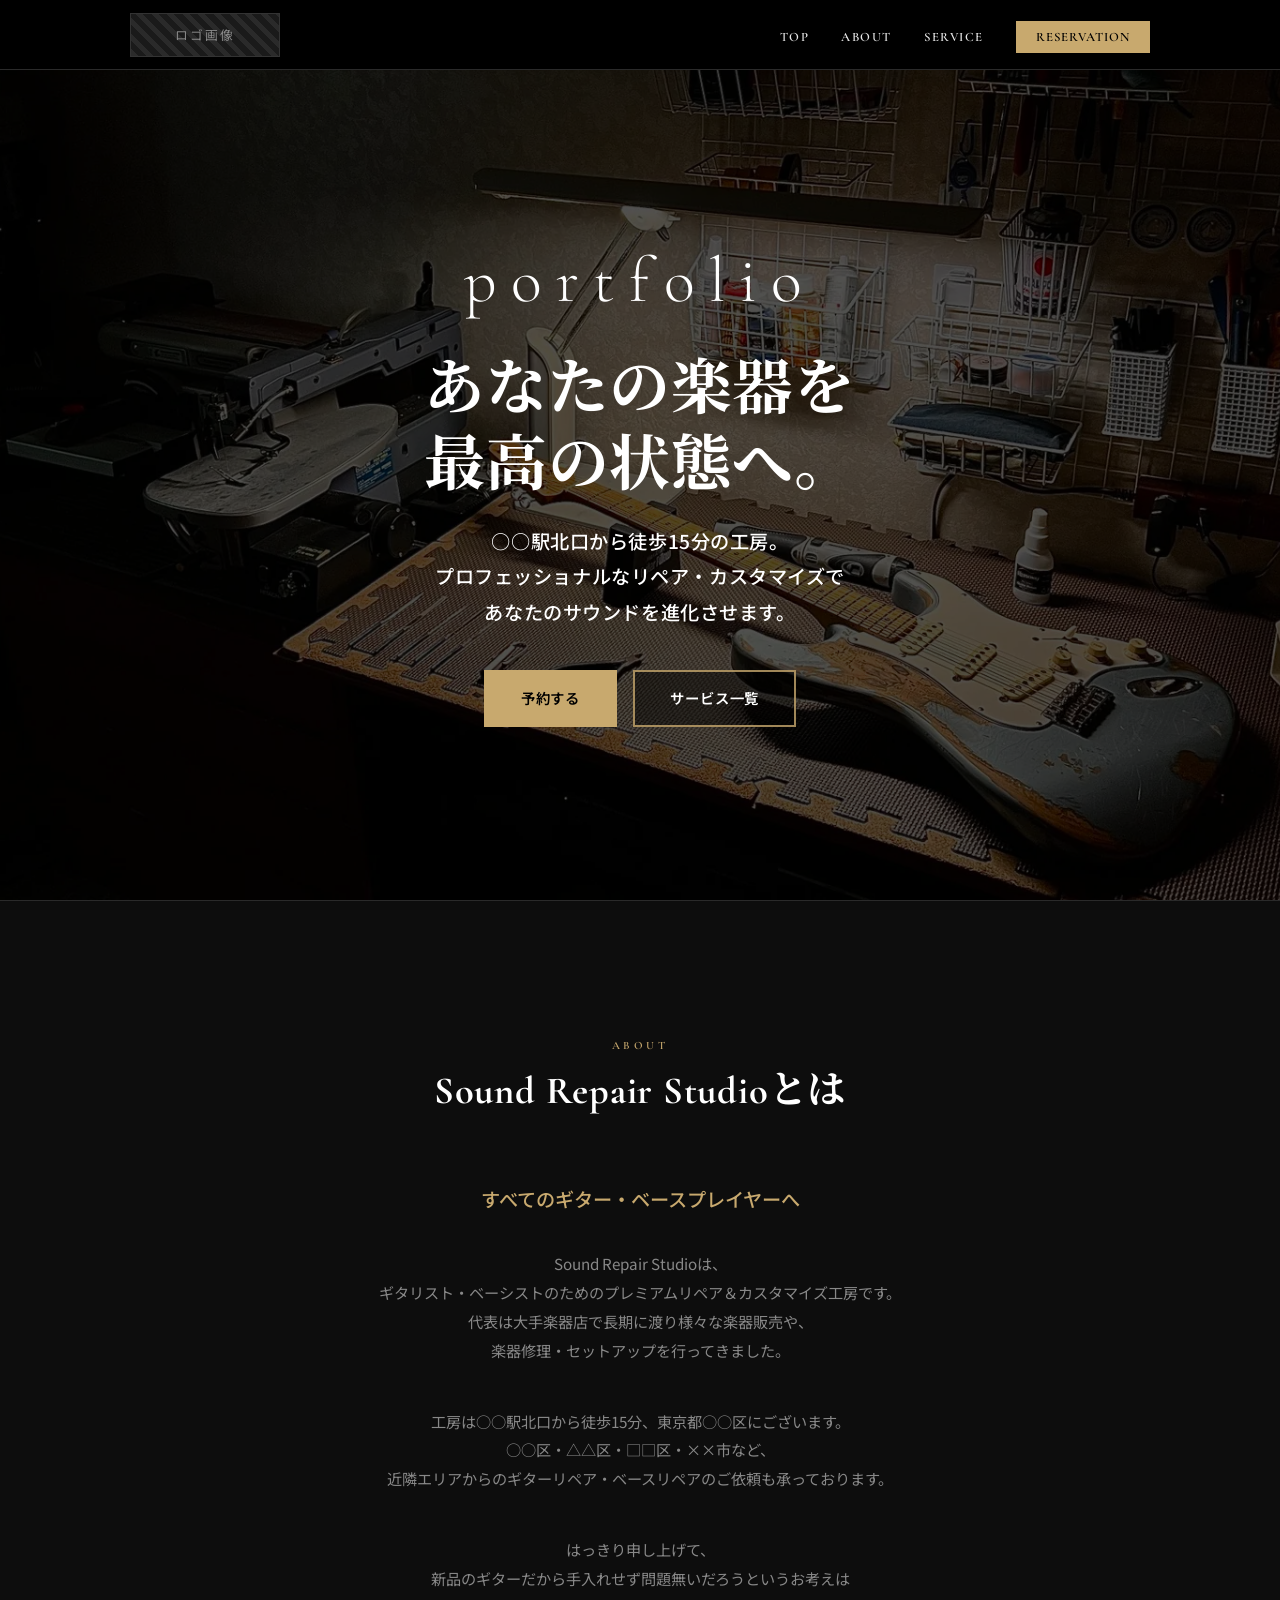
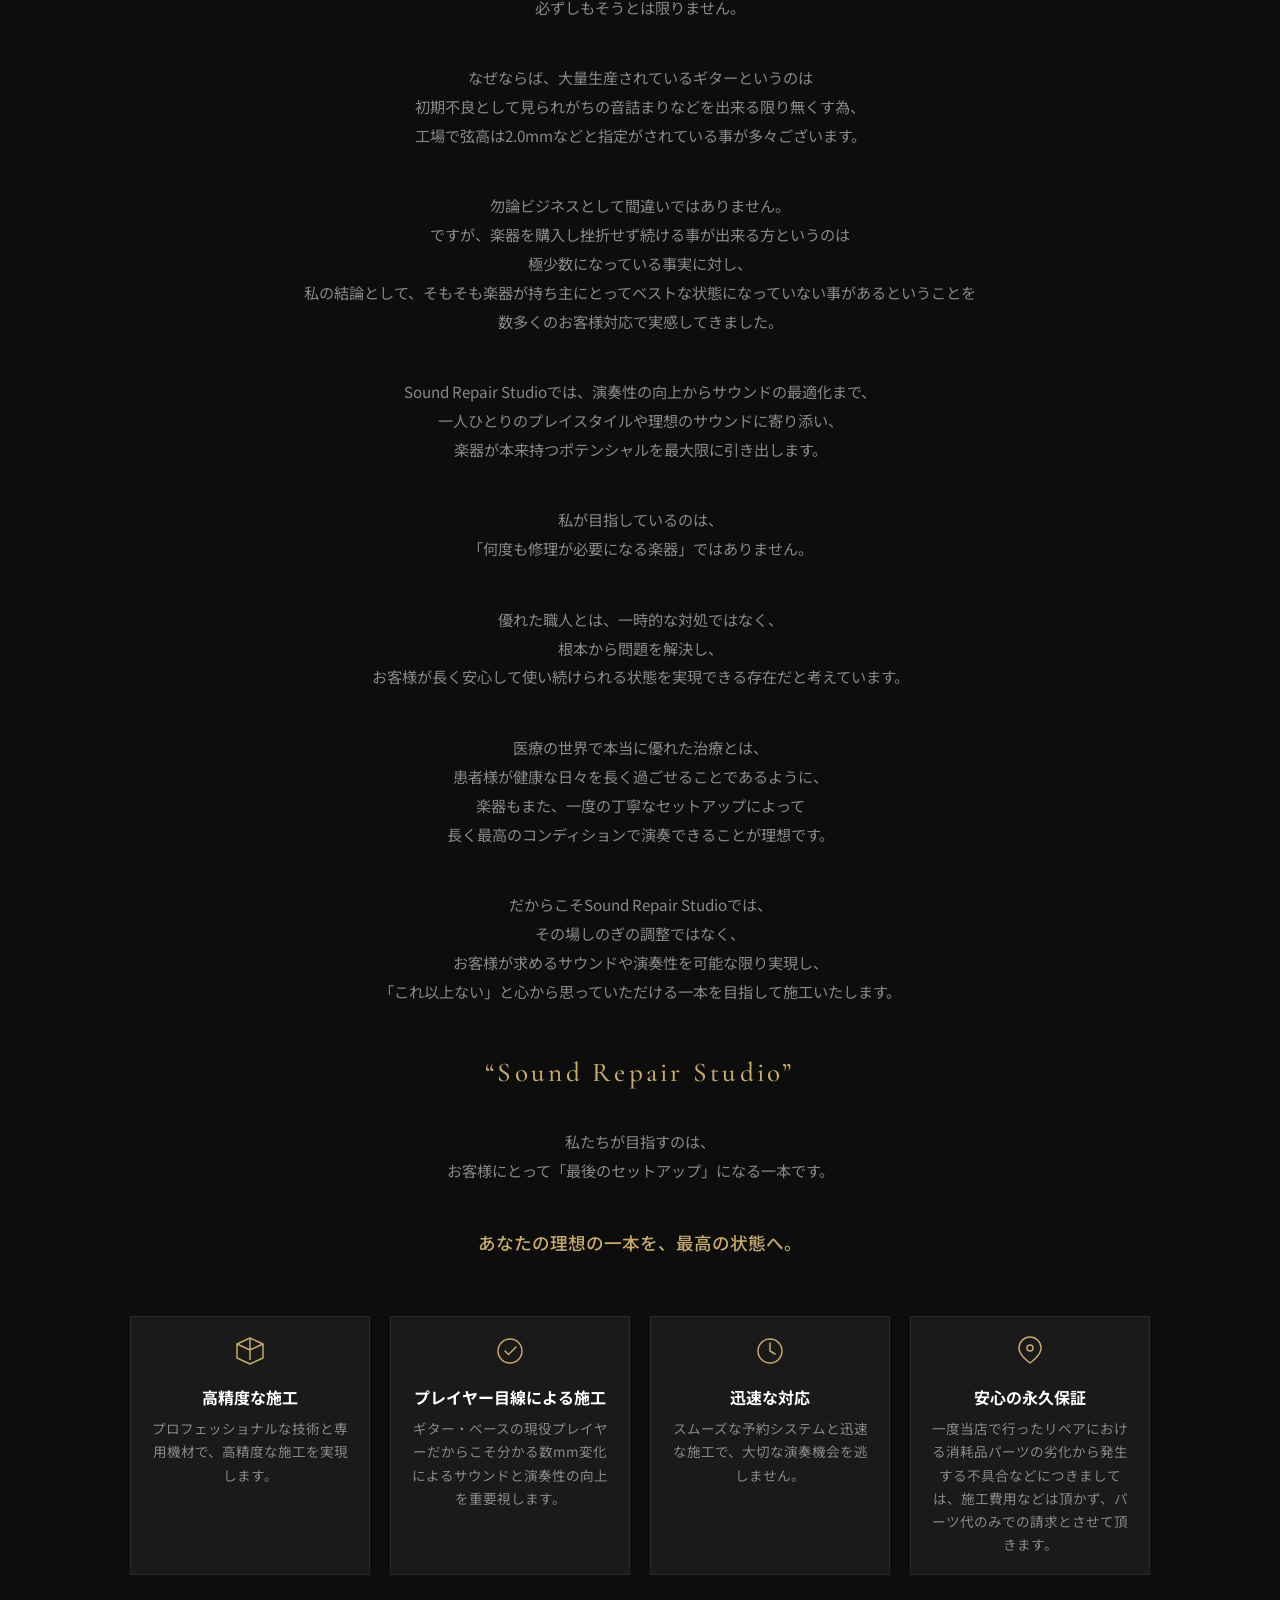
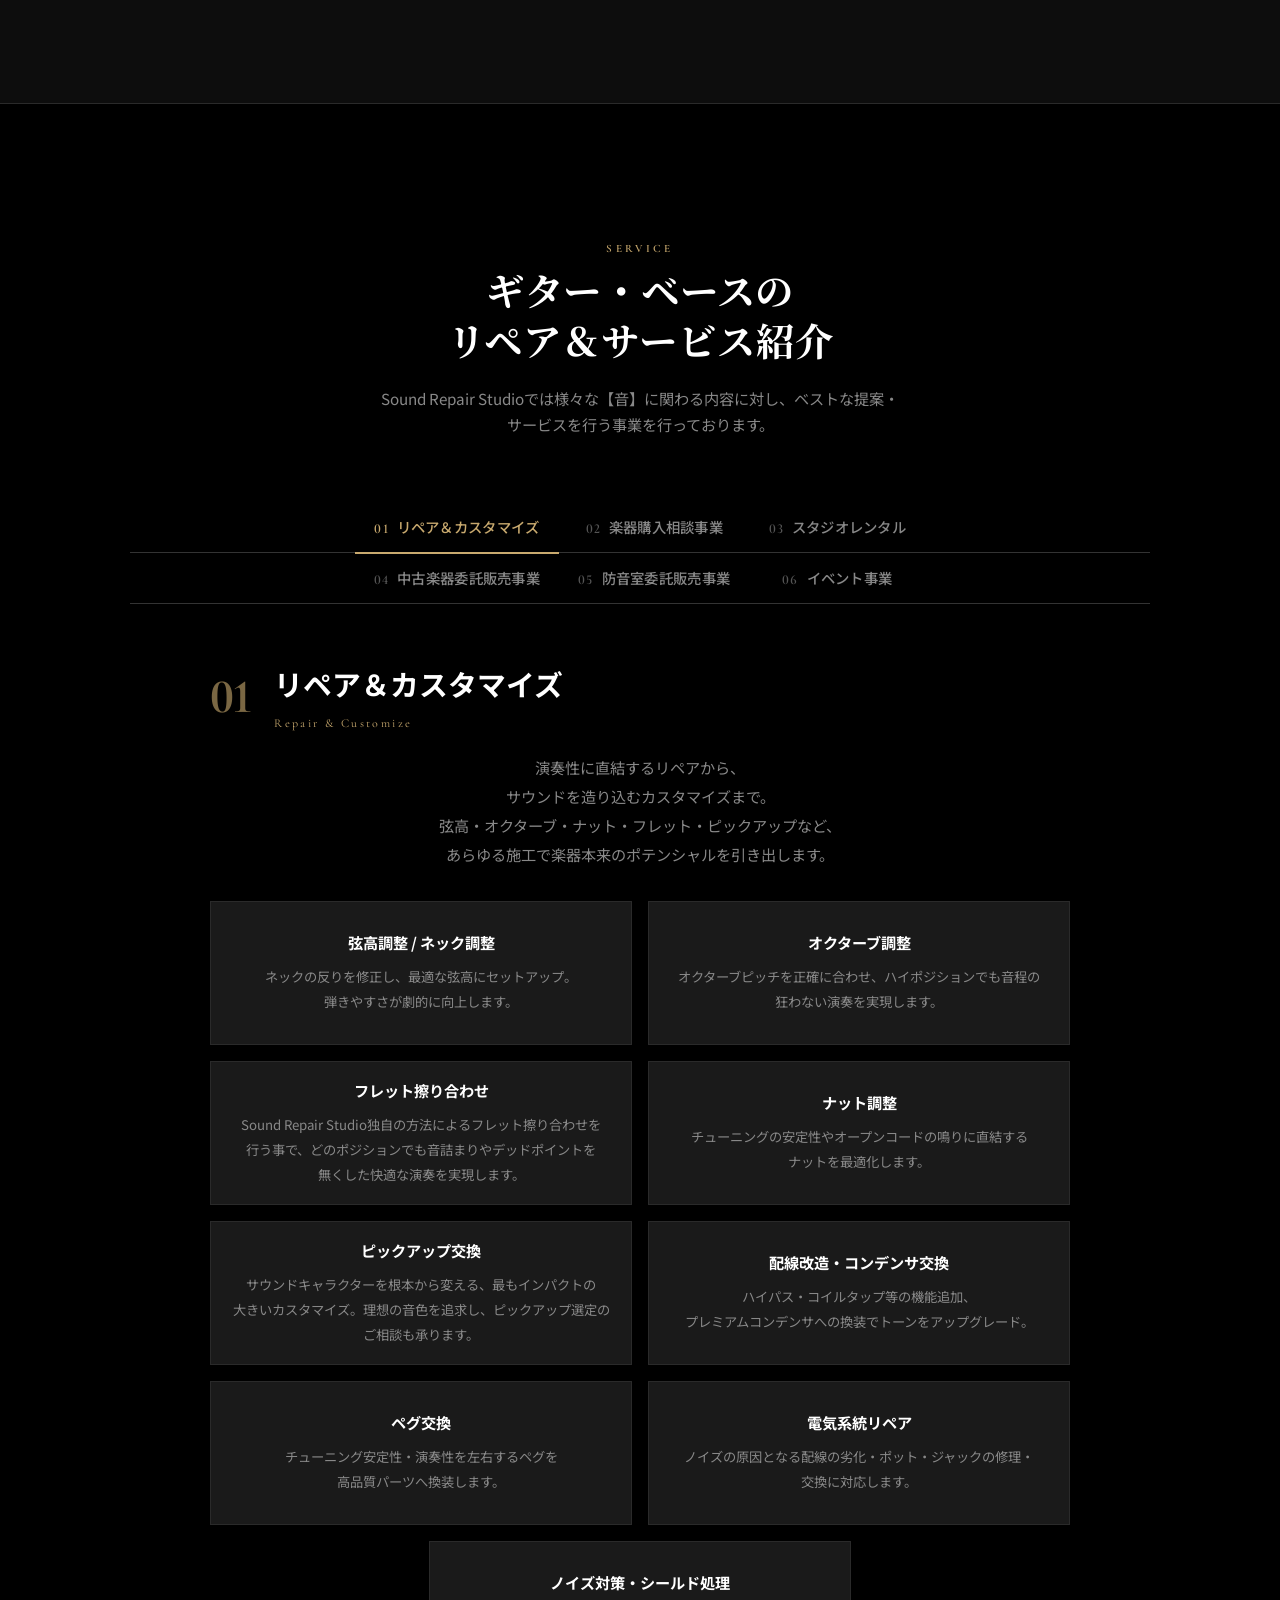
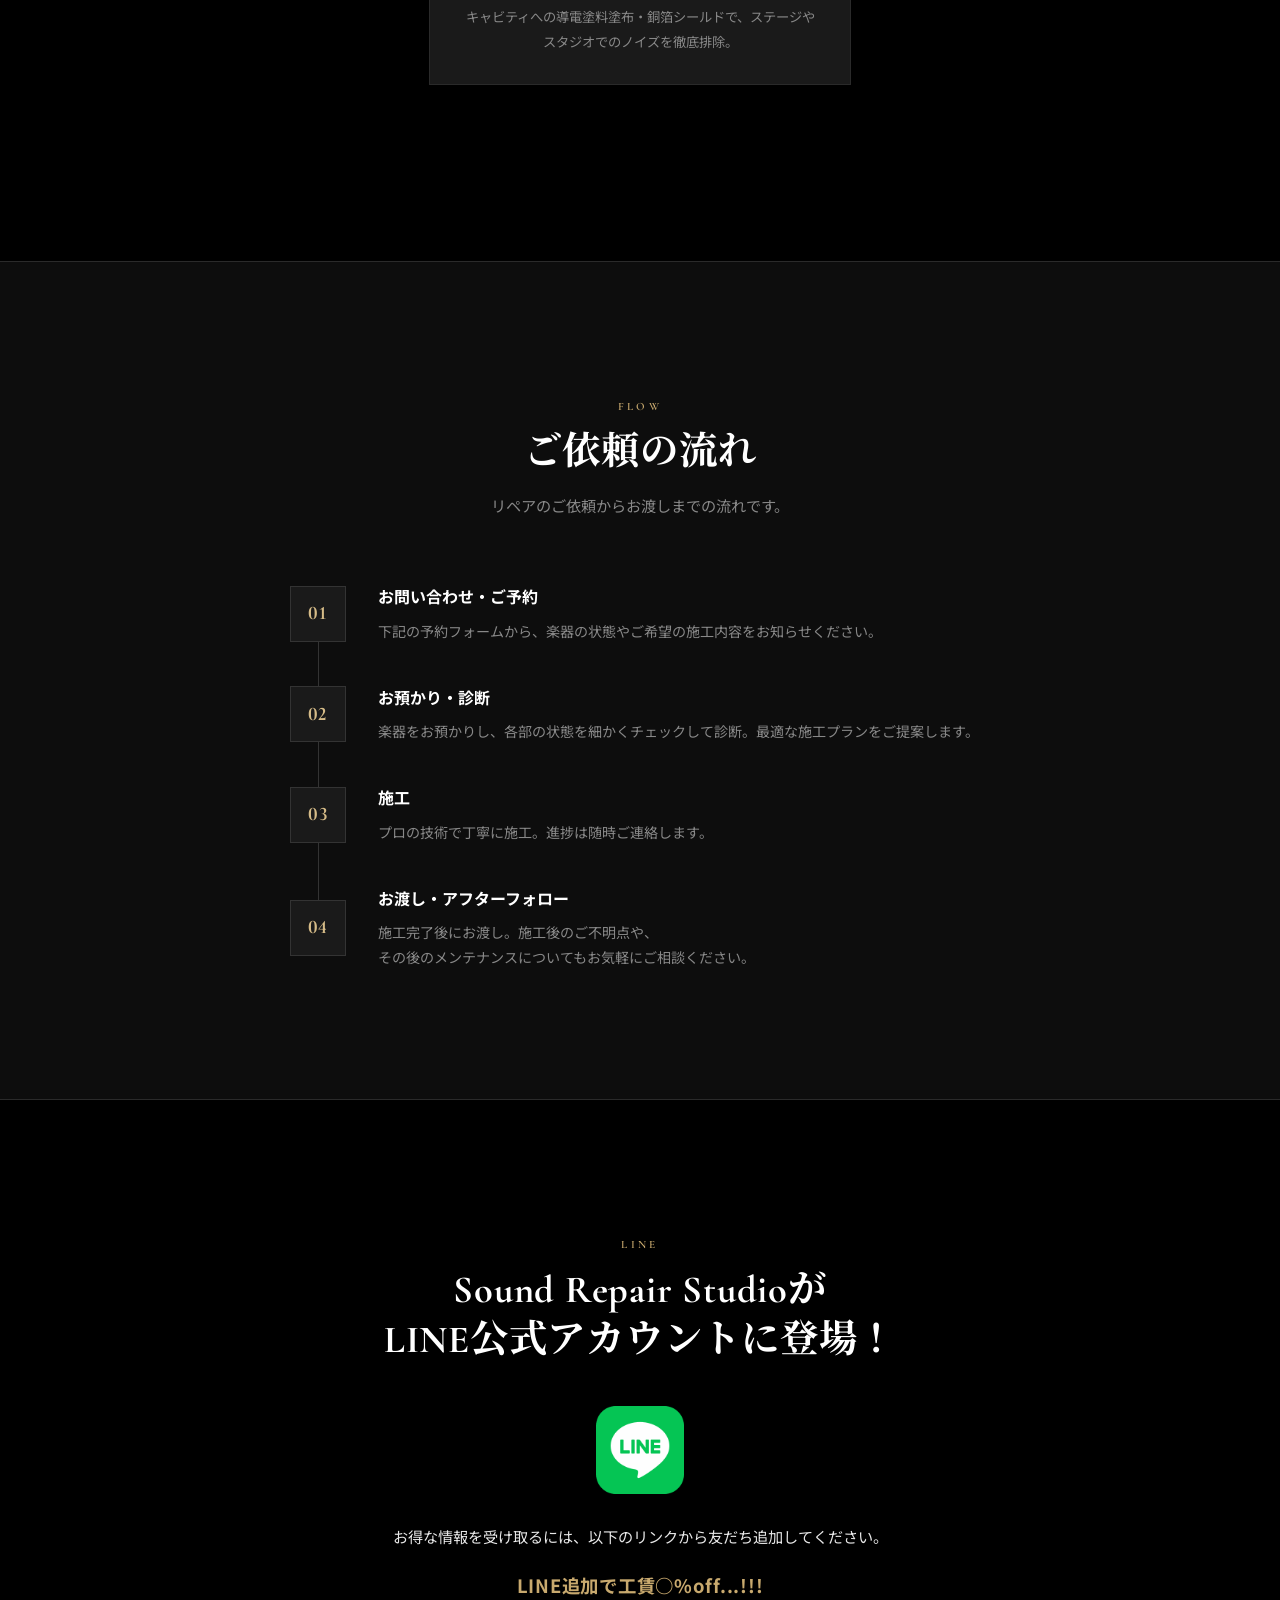
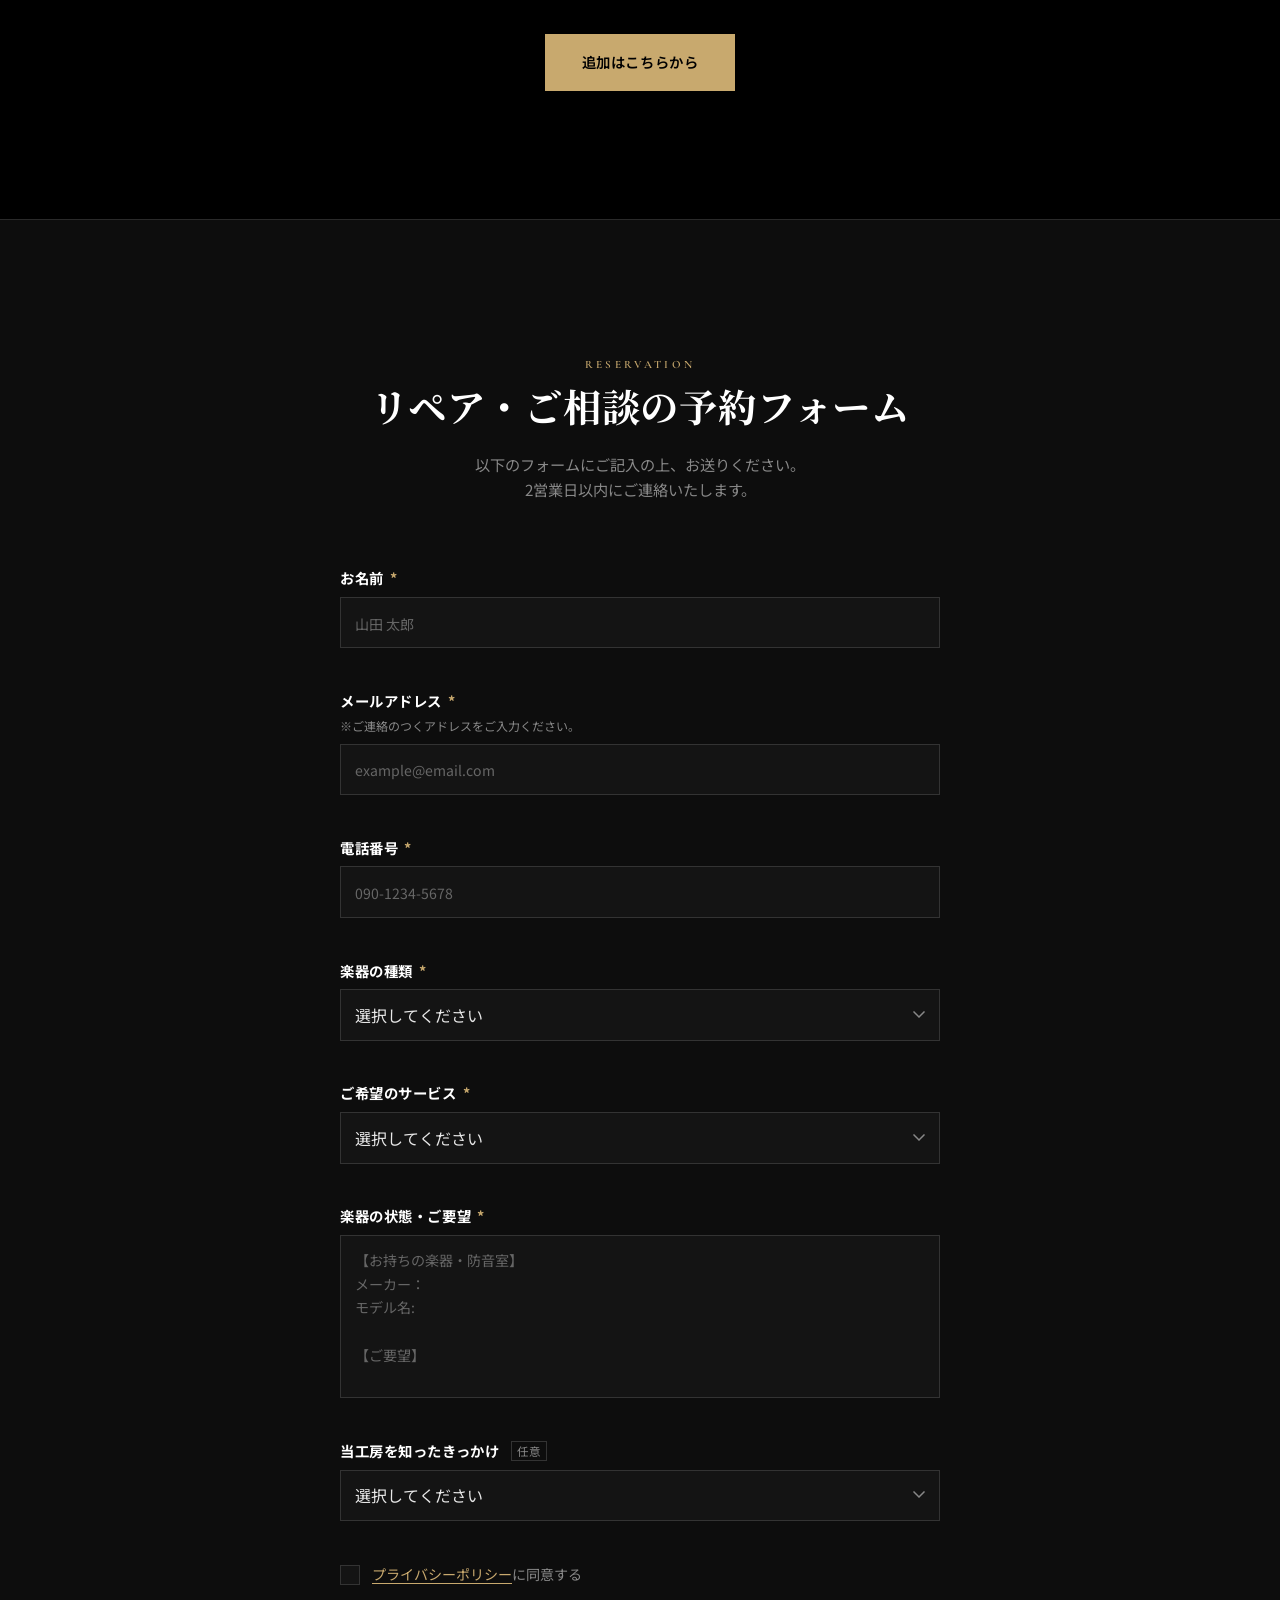
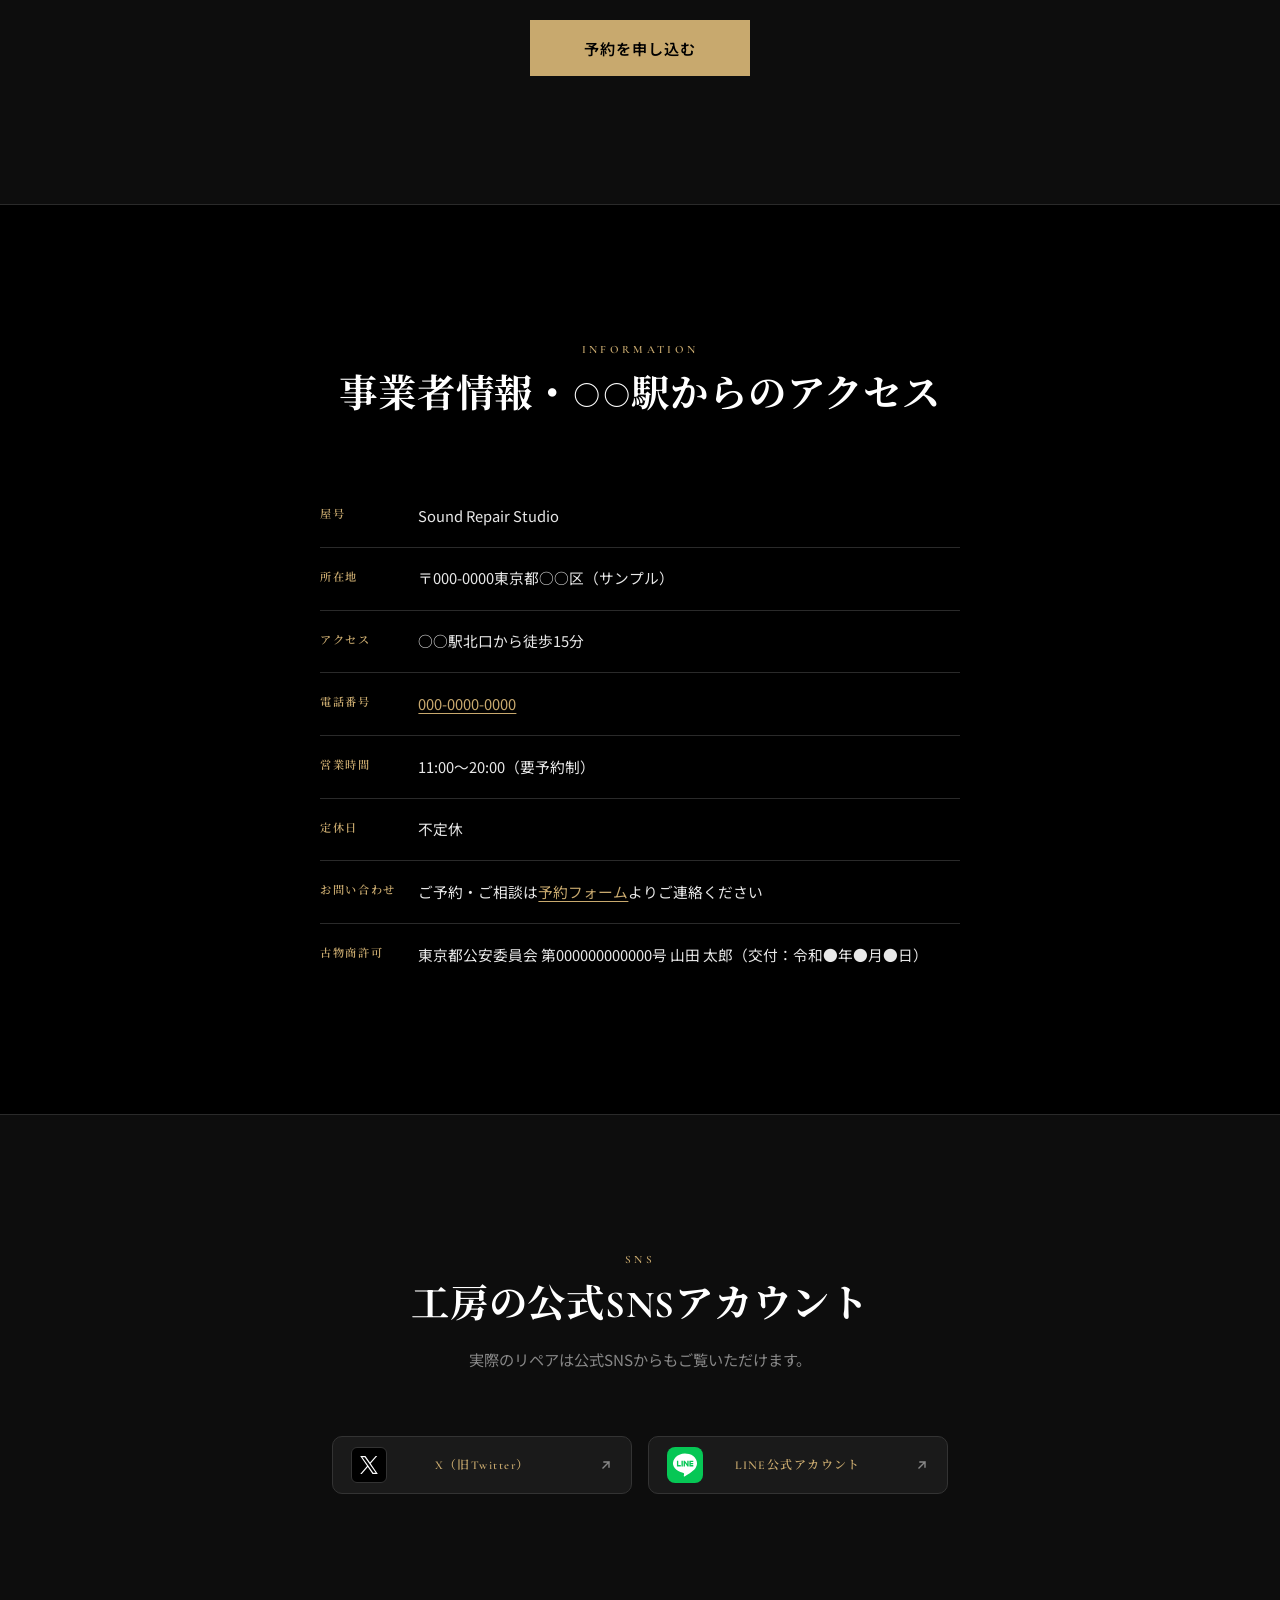
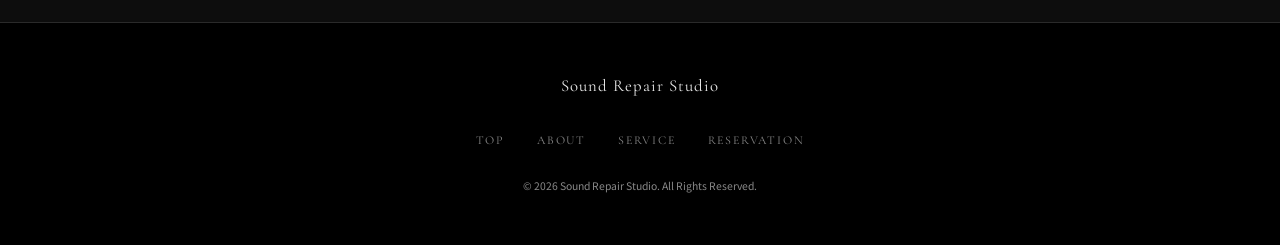
<file: index.html>
<!DOCTYPE html>
<html lang="ja">
<head>
  <meta charset="UTF-8">
  <meta name="viewport" content="width=device-width, initial-scale=1.0">
  <title>Sound Repair Studio | ○○駅北口徒歩15分のギターリペア・ベースリペア＆カスタマイズ</title>
  <meta name="description" content="Sound Repair Studioは、○○駅北口から徒歩15分（東京都○○区）のギターリペア・ベースリペアとカスタマイズの工房です。弦高・ネック調整やフレット擦り合わせから、施工後のメンテナンスのご相談まで。あなたの楽器を最高の状態へ。">

  <!-- OGP -->
  <meta property="og:title" content="Sound Repair Studio | ○○駅北口徒歩15分のギターリペア・ベースリペア＆カスタマイズ">
  <meta property="og:description" content="○○駅北口から徒歩15分。ギター・ベースプレイヤーのためのプロフェッショナルなリペア・カスタマイズ工房です。あなたの楽器を最高の状態へ。">
  <meta property="og:type" content="website">

  <!-- Twitter Card -->
  <meta name="twitter:card" content="summary_large_image">
  <meta name="twitter:title" content="Sound Repair Studio | ○○駅北口徒歩15分のギターリペア・ベースリペア＆カスタマイズ">
  <meta name="twitter:description" content="○○駅北口から徒歩15分。ギター・ベースプレイヤーのためのプロフェッショナルなリペア・カスタマイズ工房です。">

  <!-- 構造化データ。中身は本文（事業者情報・リペアメニュー）に書いてあることだけにしておく。
       ポートフォリオ版なので電話・住所・地域名はダミー、SNS（sameAs）は載せていない -->
  <script type="application/ld+json">
  {
    "@context": "https://schema.org",
    "@type": "LocalBusiness",
    "@id": "https://im-tanakatv5.github.io/portfolio-1-repair-studio/#business",
    "name": "Sound Repair Studio",
    "description": "○○駅北口から徒歩15分にある、ギタリスト・ベーシストのためのプレミアムリペア＆カスタマイズ工房です。",
    "url": "https://im-tanakatv5.github.io/portfolio-1-repair-studio/",
    "image": [
      "https://im-tanakatv5.github.io/portfolio-1-repair-studio/image/hero-guitar-repair-workbench-1706.webp"
    ],
    "telephone": "000-0000-0000",
    "address": {
      "@type": "PostalAddress",
      "postalCode": "000-0000",
      "addressRegion": "東京都",
      "addressLocality": "○○区",
      "addressCountry": "JP"
    },
    "openingHoursSpecification": [
      {
        "@type": "OpeningHoursSpecification",
        "dayOfWeek": ["Monday", "Tuesday", "Wednesday", "Thursday", "Friday", "Saturday", "Sunday"],
        "opens": "11:00",
        "closes": "20:00",
        "description": "要予約制・不定休"
      }
    ],
    "areaServed": [
      { "@type": "City", "name": "○○区" },
      { "@type": "City", "name": "△△区" },
      { "@type": "City", "name": "□□区" },
      { "@type": "City", "name": "××市" }
    ],
    "knowsAbout": [
      "ギター・ベースのリペア",
      "ギター・ベースのカスタマイズ",
      "セットアップ",
      "楽器購入相談",
      "スタジオレンタル",
      "中古楽器委託販売",
      "防音室委託販売"
    ],
    "makesOffer": [
      { "@type": "Offer", "itemOffered": { "@type": "Service", "name": "弦高調整 / ネック調整" } },
      { "@type": "Offer", "itemOffered": { "@type": "Service", "name": "オクターブ調整" } },
      { "@type": "Offer", "itemOffered": { "@type": "Service", "name": "フレット擦り合わせ" } },
      { "@type": "Offer", "itemOffered": { "@type": "Service", "name": "ナット調整" } },
      { "@type": "Offer", "itemOffered": { "@type": "Service", "name": "ピックアップ交換" } },
      { "@type": "Offer", "itemOffered": { "@type": "Service", "name": "配線改造・コンデンサ交換" } },
      { "@type": "Offer", "itemOffered": { "@type": "Service", "name": "ペグ交換" } },
      { "@type": "Offer", "itemOffered": { "@type": "Service", "name": "電気系統リペア" } },
      { "@type": "Offer", "itemOffered": { "@type": "Service", "name": "ノイズ対策・シールド処理" } }
    ]
  }
  </script>


  <!-- ヒーロー背景の静止画。最初に目に入るLCP要素なので先読みしておく -->
  <link rel="preload" href="image/hero-guitar-repair-workbench-1706.webp" as="image" type="image/webp" imagesrcset="image/hero-guitar-repair-workbench-800.webp 800w, image/hero-guitar-repair-workbench-1280.webp 1280w, image/hero-guitar-repair-workbench-1706.webp 1706w" imagesizes="(min-aspect-ratio: 16/9) 100vw, 178vh" fetchpriority="high">

  <!-- Google Fonts -->
  <link rel="preconnect" href="https://fonts.googleapis.com">
  <link rel="preconnect" href="https://fonts.gstatic.com" crossorigin>
  <link href="https://fonts.googleapis.com/css2?family=Cormorant+Garamond:wght@300;400;500;600;700&family=Noto+Sans+JP:wght@400;500;700&family=Noto+Serif+JP:wght@400;700&display=swap" rel="stylesheet">

  <link rel="stylesheet" href="style.css?v=938e9896">
</head>
<body>

  <header class="site-header" role="banner">
    <div class="header-inner container">
      <a href="#top" class="logo-link" aria-label="Sound Repair Studio トップへ">
        <span class="logo-placeholder">ロゴ画像</span>
      </a>
      <button class="nav-toggle" aria-label="メニューを開く" aria-expanded="false" aria-controls="global-nav">
        <span class="hamburger-bar"></span>
        <span class="hamburger-bar"></span>
        <span class="hamburger-bar"></span>
      </button>
      <nav id="global-nav" class="global-nav" aria-label="グローバルナビゲーション">
        <ul class="nav-list">
          <li><a href="#top" class="nav-link">TOP</a></li>
          <li><a href="#about" class="nav-link">ABOUT</a></li>
          <li><a href="#service" class="nav-link">SERVICE</a></li>
          <li><a href="#reserve" class="nav-link nav-link--cta">RESERVATION</a></li>
        </ul>
        <!-- スマホのメニューを開いたときだけ出る。デモなのでリンク先は無し（ページ下の #sns と #line も同じ） -->
        <ul class="nav-sns" aria-label="SNS">
          <li class="nav-sns-item">
            <a href="#" class="nav-sns-link" data-demo-link aria-disabled="true" aria-label="X（旧Twitter）（デモのためリンク先はありません）">
              <span class="nav-sns-icon" aria-hidden="true">
                <svg width="24" height="24" viewBox="0 0 1200 1227" fill="currentColor" aria-hidden="true" focusable="false"><path d="M714.163 519.284L1160.89 0H1055.03L667.137 450.887L357.328 0H0L468.492 681.821L0 1226.37H105.866L515.491 750.218L842.672 1226.37H1200L714.163 519.284ZM569.165 687.828L521.697 619.934L144.011 79.6944H306.615L611.412 515.685L658.88 583.579L1055.08 1150.3H892.476L569.165 687.828Z"/></svg>
              </span>
            </a>
          </li>
          <li class="nav-sns-item">
            <a href="#" class="nav-sns-link" data-demo-link aria-disabled="true" aria-label="LINE公式アカウント（デモのためリンク先はありません）">
              <span class="nav-sns-icon nav-sns-icon--line" aria-hidden="true">
                <svg width="22" height="22" viewBox="0 0 1000 1000" aria-hidden="true" focusable="false"><rect width="1000" height="1000" rx="225" fill="#06C755"/><path fill="#fff" fill-rule="evenodd" d="M440 714C468 718 478 732 474 758L466 798C463 818 478 822 500 810C610 750 765 645 804 560A333 268 0 1 0 440 714ZM276 380H313V502H383V540H276ZM402 380H440V540H402ZM461 380H495L563 471V380H601V540H563V533L499 447V540H461ZM622 380H730V418H660V441H728V479H660V502H730V540H622Z"/></svg>
              </span>
            </a>
          </li>
        </ul>
      </nav>
    </div>
  </header>

  <main id="top">

    <section class="hero" aria-label="ヒーローセクション">
      <div class="hero-bg" aria-hidden="true">

        <!-- 今は静止画（リペア工房の作業台）を背景に敷いている。ページ最上部＝LCP要素なので head で先読み済み -->
        <img
          src="image/hero-guitar-repair-workbench-1706.webp"
          srcset="image/hero-guitar-repair-workbench-800.webp 800w, image/hero-guitar-repair-workbench-1280.webp 1280w, image/hero-guitar-repair-workbench-1706.webp 1706w"
          sizes="(min-aspect-ratio: 16/9) 100vw, 178vh"
          width="1706"
          height="960"
          alt="Sound Repair Studioのリペア工房。作業台に置かれたエレキギターと、壁に並ぶリペア用の工具"
          class="hero-image"
          fetchpriority="high"
          decoding="async"
        >

        <!-- 動画に戻す場合は下の src に動画パス（mp4推奨・1920×1080以上）を入れるだけ。再生が始まると静止画に重なって動画が前に出る -->
        <video
          id="hero-video"
          class="hero-video"
          src=""
          autoplay
          muted
          loop
          playsinline
          preload="none"
          aria-hidden="true"
        ></video>

        <div class="hero-video-overlay" aria-hidden="true"></div>
        <div class="hero-particle" id="particles-container" aria-hidden="true"></div>
      </div>
      <div class="hero-content container">
        <div class="hero-logo-wrap">
          <p class="hero-brand-name">portfolio</p>
        </div>
        <h1 class="hero-title">あなたの楽器を<br>最高の状態へ。</h1>
        <p class="hero-sub">○○駅北口から徒歩15分の工房。<br>プロフェッショナルな<br class="mobile-break">リペア・カスタマイズで<br>あなたのサウンドを進化させます。</p>
        <div class="hero-actions">
          <a href="#reserve" class="btn btn-primary">予約する</a>
          <a href="#service" class="btn btn-ghost">サービス一覧</a>
        </div>
      </div>

    </section>

    <section class="about section" id="about" aria-labelledby="about-heading">
      <div class="container">
        <div class="section-header">
          <span class="section-label">ABOUT</span>
          <h2 id="about-heading" class="section-title">Sound Repair Studioとは</h2>
        </div>
        <div class="about-message">
          <p class="about-lead">すべての<br class="mobile-break">ギター・ベースプレイヤーへ</p>
          <p>Sound Repair Studioは、<br>ギタリスト・ベーシストのための<br class="mobile-break">プレミアムリペア＆<br class="mobile-break">カスタマイズ工房です。<br>代表は大手楽器店で<br class="mobile-break">長期に渡り様々な楽器販売や、<br>楽器修理・セットアップを<br class="mobile-break">行ってきました。</p>
          <p>工房は○○駅北口から徒歩15分、<br class="mobile-break">東京都○○区にございます。<br>○○区・△△区・<br class="mobile-break">□□区・××市など、<br>近隣エリアからの<br class="mobile-break">ギターリペア・ベースリペアの<br class="mobile-break">ご依頼も承っております。</p>
          <p>はっきり申し上げて、<br>新品のギターだから手入れせず<br class="mobile-break">問題無いだろうというお考えは<br>必ずしもそうとは限りません。</p>
          <p>なぜならば、<br class="mobile-break">大量生産されているギターというのは<br>初期不良として見られがちの<br class="mobile-break">音詰まりなどを出来る限り無くす為、<br>工場で弦高は2.0mmなどと<br class="mobile-break">指定がされている事が多々ございます。</p>
          <p>勿論ビジネスとして<br class="mobile-break">間違いではありません。<br>ですが、楽器を購入し<br class="mobile-break">挫折せず続ける事が出来る方というのは<br>極少数になっている事実に対し、<br>私の結論として、そもそも<br class="mobile-break">楽器が持ち主にとってベストな状態に<br class="mobile-break">なっていない事があるということを<br>数多くのお客様対応で<br class="mobile-break">実感してきました。</p>
          <p>Sound Repair Studioでは、<br class="mobile-break">演奏性の向上から<br class="mobile-break">サウンドの最適化まで、<br>一人ひとりのプレイスタイルや<br class="mobile-break">理想のサウンドに寄り添い、<br>楽器が本来持つポテンシャルを<br class="mobile-break">最大限に引き出します。</p>
          <p>私が目指しているのは、<br>「何度も修理が必要になる楽器」<br class="mobile-break">ではありません。</p>
          <p>優れた職人とは、<br class="mobile-break">一時的な対処ではなく、<br>根本から問題を解決し、<br>お客様が長く安心して使い続けられる<br class="mobile-break">状態を実現できる存在だと<br class="mobile-break">考えています。</p>
          <p>医療の世界で本当に優れた治療とは、<br>患者様が健康な日々を<br class="mobile-break">長く過ごせることであるように、<br>楽器もまた、<br class="mobile-break">一度の丁寧なセットアップによって<br>長く最高のコンディションで<br class="mobile-break">演奏できることが理想です。</p>
          <p>だからこそSound Repair Studioでは、<br>その場しのぎの調整ではなく、<br>お客様が求めるサウンドや<br class="mobile-break">演奏性を可能な限り実現し、<br>「これ以上ない」と<br class="mobile-break">心から思っていただける<br class="mobile-break">一本を目指して施工いたします。</p>
          <p class="about-signature">&ldquo;Sound Repair Studio&rdquo;</p>
          <p>私たちが目指すのは、<br>お客様にとって<br class="mobile-break">「最後のセットアップ」に<br class="mobile-break">なる一本です。</p>
          <p class="about-closing">あなたの理想の一本を、<br class="mobile-break">最高の状態へ。</p>
        </div>

        <div class="about-features">
          <div class="feature-card">
            <div class="feature-icon" aria-hidden="true">
              <svg width="32" height="32" viewBox="0 0 32 32" fill="none" aria-hidden="true"><path d="M16 3L3 9v14l13 6 13-6V9L16 3z" stroke="currentColor" stroke-width="1.5" stroke-linejoin="round"/><path d="M16 3v22M3 9l13 6 13-6" stroke="currentColor" stroke-width="1.5" stroke-linejoin="round"/></svg>
            </div>
            <h3 class="feature-title">高精度な施工</h3>
            <p class="feature-desc">プロフェッショナルな技術と<br class="mobile-break">専用機材で、<br class="mobile-break">高精度な施工を実現します。</p>
          </div>
          <div class="feature-card">
            <div class="feature-icon" aria-hidden="true">
              <svg width="32" height="32" viewBox="0 0 32 32" fill="none" aria-hidden="true"><path d="M16 4a12 12 0 100 24 12 12 0 000-24z" stroke="currentColor" stroke-width="1.5"/><path d="M11 16l3.5 3.5L22 12" stroke="currentColor" stroke-width="1.5" stroke-linecap="round" stroke-linejoin="round"/></svg>
            </div>
            <h3 class="feature-title">プレイヤー目線による施工</h3>
            <p class="feature-desc">ギター・ベースの<br class="mobile-break">現役プレイヤーだからこそ分かる<br class="mobile-break">数mm変化によるサウンドと<br class="mobile-break">演奏性の向上を重要視します。</p>
          </div>
          <div class="feature-card">
            <div class="feature-icon" aria-hidden="true">
              <svg width="32" height="32" viewBox="0 0 32 32" fill="none" aria-hidden="true"><circle cx="16" cy="16" r="12" stroke="currentColor" stroke-width="1.5"/><path d="M16 8v8l5 3" stroke="currentColor" stroke-width="1.5" stroke-linecap="round"/></svg>
            </div>
            <h3 class="feature-title">迅速な対応</h3>
            <p class="feature-desc">スムーズな予約システムと<br class="mobile-break">迅速な施工で、<br class="mobile-break">大切な演奏機会を逃しません。</p>
          </div>
          <div class="feature-card">
            <div class="feature-icon" aria-hidden="true">
              <svg width="32" height="32" viewBox="0 0 32 32" fill="none" aria-hidden="true"><path d="M16 28s-11-7.5-11-15a11 11 0 0122 0c0 7.5-11 15-11 15z" stroke="currentColor" stroke-width="1.5"/><circle cx="16" cy="13" r="3" stroke="currentColor" stroke-width="1.5"/></svg>
            </div>
            <h3 class="feature-title">安心の永久保証</h3>
            <p class="feature-desc">一度当店で行ったリペアにおける<br class="mobile-break">消耗品パーツの劣化から発生する<br class="mobile-break">不具合などにつきましては、<br class="mobile-break">施工費用などは頂かず、<br class="mobile-break">パーツ代のみでの請求と<br class="mobile-break">させて頂きます。</p>
          </div>
        </div>
      </div>
    </section>

    <section class="service section" id="service" aria-labelledby="service-heading">
      <div class="container">
        <div class="section-header">
          <span class="section-label">SERVICE</span>
          <h2 id="service-heading" class="section-title">ギター・ベースの<br>リペア＆サービス紹介</h2>
          <p class="section-desc">Sound Repair Studioでは<br class="mobile-break">様々な【音】に関わる内容に対し、<br class="mobile-break">ベストな提案・サービスを<br class="mobile-break">行う事業を行っております。</p>
        </div>

        <div class="service-tabs" role="tablist" aria-label="サービス事業の切り替え">
          <button type="button" class="service-tab" role="tab" id="tab-repair" aria-selected="true" aria-controls="panel-repair">
            <span class="service-tab-num" aria-hidden="true">01</span><span class="service-tab-label">リペア＆カスタマイズ</span>
          </button>
          <button type="button" class="service-tab" role="tab" id="tab-purchase" aria-selected="false" aria-controls="panel-purchase" tabindex="-1">
            <span class="service-tab-num" aria-hidden="true">02</span><span class="service-tab-label">楽器購入相談事業</span>
          </button>
          <button type="button" class="service-tab" role="tab" id="tab-studio" aria-selected="false" aria-controls="panel-studio" tabindex="-1">
            <span class="service-tab-num" aria-hidden="true">03</span><span class="service-tab-label">スタジオレンタル</span>
          </button>
          <button type="button" class="service-tab" role="tab" id="tab-consignment" aria-selected="false" aria-controls="panel-consignment" tabindex="-1">
            <span class="service-tab-num" aria-hidden="true">04</span><span class="service-tab-label">中古楽器委託販売事業</span>
          </button>
          <button type="button" class="service-tab" role="tab" id="tab-soundproof" aria-selected="false" aria-controls="panel-soundproof" tabindex="-1">
            <span class="service-tab-num" aria-hidden="true">05</span><span class="service-tab-label">防音室委託販売事業</span>
          </button>
          <button type="button" class="service-tab" role="tab" id="tab-events" aria-selected="false" aria-controls="panel-events" tabindex="-1">
            <span class="service-tab-num" aria-hidden="true">06</span><span class="service-tab-label">イベント事業</span>
          </button>
        </div>

        <div class="service-panels">

        <div class="service-panel" id="panel-repair" role="tabpanel" aria-labelledby="tab-repair" tabindex="0">
        <div class="service-block" id="repair">
          <div class="service-block-header">
            <span class="service-number" aria-hidden="true">01</span>
            <div>
              <h3 class="service-block-title">リペア＆カスタマイズ</h3>
              <p class="service-block-sub">Repair &amp; Customize</p>
            </div>
          </div>
          <p class="service-block-desc">
            演奏性に直結するリペアから、<br>サウンドを造り込むカスタマイズまで。<br>弦高・オクターブ・ナット・フレット・<br class="mobile-break">ピックアップなど、<br>あらゆる施工で<br class="mobile-break">楽器本来のポテンシャルを<br class="mobile-break">引き出します。
          </p>
          <ul class="service-list" aria-label="リペア＆カスタマイズメニュー">
            <li class="service-item">
              <div class="service-item-inner">
                <h4 class="service-item-name">弦高調整 / ネック調整</h4>
                <p class="service-item-desc">ネックの反りを修正し、<br class="mobile-break">最適な弦高にセットアップ。<br class="mobile-break">弾きやすさが劇的に向上します。</p>
              </div>
            </li>
            <li class="service-item">
              <div class="service-item-inner">
                <h4 class="service-item-name">オクターブ調整</h4>
                <p class="service-item-desc">オクターブピッチを正確に合わせ、<br class="mobile-break">ハイポジションでも<br class="mobile-break">音程の狂わない演奏を実現します。</p>
              </div>
            </li>
            <li class="service-item">
              <div class="service-item-inner">
                <h4 class="service-item-name">フレット擦り合わせ</h4>
                <p class="service-item-desc">Sound Repair Studio独自の<br class="mobile-break">方法によるフレット擦り合わせを<br class="mobile-break">行う事で、どのポジションでも<br class="mobile-break">音詰まりやデッドポイントを無くした<br class="mobile-break">快適な演奏を実現します。</p>
              </div>
            </li>
            <li class="service-item">
              <div class="service-item-inner">
                <h4 class="service-item-name">ナット調整</h4>
                <p class="service-item-desc">チューニングの安定性や<br class="mobile-break">オープンコードの鳴りに<br class="mobile-break">直結するナットを最適化します。</p>
              </div>
            </li>
            <li class="service-item">
              <div class="service-item-inner">
                <h4 class="service-item-name">ピックアップ交換</h4>
                <p class="service-item-desc">サウンドキャラクターを<br class="pickup-narrow-break">根本から変える、<br class="mobile-break">最もインパクトの大きいカスタマイズ。<br class="mobile-break">理想の音色を追求し、<br class="mobile-break">ピックアップ選定のご相談も承ります。</p>
              </div>
            </li>
            <li class="service-item">
              <div class="service-item-inner">
                <h4 class="service-item-name">配線改造・コンデンサ交換</h4>
                <p class="service-item-desc">ハイパス・コイルタップ等の<br class="mobile-break">機能追加、<br class="mobile-break">プレミアムコンデンサへの換装で<br class="mobile-break">トーンをアップグレード。</p>
              </div>
            </li>
            <li class="service-item">
              <div class="service-item-inner">
                <h4 class="service-item-name">ペグ交換</h4>
                <p class="service-item-desc">チューニング安定性・演奏性を<br class="mobile-break">左右するペグを<br class="mobile-break">高品質パーツへ換装します。</p>
              </div>
            </li>
            <li class="service-item">
              <div class="service-item-inner">
                <h4 class="service-item-name">電気系統リペア</h4>
                <p class="service-item-desc">ノイズの原因となる配線の劣化・<br class="mobile-break">ポット・ジャックの<br class="mobile-break">修理・交換に対応します。</p>
              </div>
            </li>
            <li class="service-item">
              <div class="service-item-inner">
                <h4 class="service-item-name">ノイズ対策・シールド処理</h4>
                <p class="service-item-desc">キャビティへの導電塗料塗布・<br class="mobile-break">銅箔シールドで、<br class="mobile-break">ステージやスタジオでの<br class="mobile-break">ノイズを徹底排除。</p>
              </div>
            </li>
          </ul>
        </div>

        </div>

        <div class="service-panel" id="panel-purchase" role="tabpanel" aria-labelledby="tab-purchase" tabindex="0" hidden>
        <div class="service-block" id="purchase-consulting">
          <div class="service-block-header">
            <span class="service-number" aria-hidden="true">02</span>
            <div>
              <h3 class="service-block-title">楽器購入相談事業</h3>
              <p class="service-block-sub">Instrument Purchase Consulting</p>
            </div>
          </div>
          <div class="service-block-body">
            <p>様々な分野における販売店において、<br>お店側は利益率の高い商品を<br class="mobile-break">何よりも優先してご案内するという<br class="mobile-break">現実がございます。<br>しかしSound Repair Studioでは、<br class="mobile-break">長期でトップセールスマンであり<br>個々のお客様の理想のトーンに対する<br class="mobile-break">理解に定評のあった自分が、<br>本音でお客様にあった楽器を<br class="mobile-break">案内させて頂きます。</p>
            <p>現代における楽器の値上げ率が<br class="mobile-break">正直異常であると思われている<br class="mobile-break">消費者の方が、<br>近年たくさんいらっしゃいます。<br>楽器購入における予算は抑えたい、<br>かといって中古楽器の購入は<br class="mobile-break">怖い方も多々おられるでしょう。</p>
            <p>そんな方に向けて<br class="mobile-break">Sound Repair Studioでは、<br>楽器購入までのサポートと<br class="mobile-break">購入楽器の基本調整<br class="mobile-break">無償サービスを行います。</p>
            <p>中古商品とは、物さえ適切に選べれば<br>自分に合った物を割安で手にすることが<br class="mobile-break">出来る優れた選択肢であり、<br>ご相談から調整までを請け負うことで、<br>しっかりご不安を解消しつつお客様が<br class="mobile-break">最良の楽器を割安で手に入れられる<br class="mobile-break">お手伝いをいたします。</p>
          </div>
        </div>

        </div>

        <div class="service-panel" id="panel-studio" role="tabpanel" aria-labelledby="tab-studio" tabindex="0" hidden>
        <div class="service-block" id="studio">
          <div class="service-block-header">
            <span class="service-number" aria-hidden="true">03</span>
            <div>
              <h3 class="service-block-title">スタジオレンタル</h3>
              <p class="service-block-sub">Studio Rental</p>
            </div>
          </div>
          <div class="service-block-body">
            <p>○○ダンススクール・<br class="mobile-break">Sound Repair Studioが<br class="mobile-break">運営しているレンタルスタジオです。<br>場所は工房と同じ、<br class="mobile-break">○○駅北口から徒歩15分<br class="mobile-break">（東京都○○区）です。</p>
            <p>フラダンスの個人練習・団体練習や、<br>ほかのダンス練習などでの<br class="mobile-break">ご利用が可能です。</p>
            <p>直近では<br class="mobile-break">声優業をされている方々による<br>発声練習やセミナー・<br class="mobile-break">レコーディングなど、<br>幅広い分野で<br class="mobile-break">ご利用いただいております。</p>
          </div>

          <div class="studio-price">
            <h4 class="studio-heading" id="studio-price-heading">料金<span class="studio-heading-note">ダンススタジオ／<br class="mobile-break">防音・レコーディングスタジオ共通</span></h4>
            <table class="studio-price-table" aria-labelledby="studio-price-heading">
              <thead>
                <tr>
                  <th scope="col">ご利用区分</th>
                  <th scope="col">料金（税込）</th>
                </tr>
              </thead>
              <tbody>
                <tr>
                  <th scope="row">個人利用</th>
                  <td><span class="studio-price-amount">0,000</span><span class="studio-price-yen">円</span><span class="studio-price-unit">／1時間</span></td>
                </tr>
                <tr>
                  <th scope="row">個人利用（2名）</th>
                  <td><span class="studio-price-amount">0,000</span><span class="studio-price-yen">円</span><span class="studio-price-unit">／1時間</span></td>
                </tr>
                <tr>
                  <th scope="row">団体利用</th>
                  <td><span class="studio-price-amount">0,000</span><span class="studio-price-yen">円</span><span class="studio-price-unit">／1時間</span></td>
                </tr>
                <tr>
                  <th scope="row">商業利用</th>
                  <td><span class="studio-price-ask">要相談</span></td>
                </tr>
              </tbody>
            </table>
          </div>

          <div class="studio-rooms">
            <div class="studio-room">
              <h4 class="studio-room-title">ダンススタジオ</h4>
              <dl class="studio-room-hours">
                <dt>利用可能時間</dt>
                <dd>○時〜○時</dd>
              </dl>
              <h5 class="studio-room-label">スタジオ常設品</h5>
              <ul class="studio-room-items">
                <li>モニターテレビ</li>
                <li>長机×2</li>
                <li>椅子×10</li>
                <li>譜面台</li>
                <li>Bluetooth 受信機能付きスピーカー</li>
              </ul>
            </div>

            <div class="studio-room">
              <h4 class="studio-room-title">防音・レコーディングスタジオ</h4>
              <dl class="studio-room-hours">
                <dt>利用可能時間</dt>
                <dd>○時〜○時</dd>
              </dl>
              <h5 class="studio-room-label">スタジオ常設品</h5>
              <ul class="studio-room-items">
                <li>モニターテレビ</li>
                <li>作業用机</li>
                <li>椅子</li>
                <li>譜面台</li>
              </ul>
              <h5 class="studio-room-label" id="studio-gear-label">レコーディング機材</h5>
              <table class="studio-gear" aria-labelledby="studio-gear-label">
                <tbody>
                  <tr>
                    <th scope="row">オーディオ<br class="mobile-break">インターフェイス</th>
                    <td>○○社製 <br class="mobile-break">オーディオ<br class="mobile-break">インター<br class="narrow-break">フェイス</td>
                  </tr>
                  <tr>
                    <th scope="row">コンデンサー<br class="mobile-break">マイク</th>
                    <td>○○社製 <br class="mobile-break">コンデンサー<br class="mobile-break">マイク</td>
                  </tr>
                  <tr>
                    <th scope="row">ポップガード</th>
                    <td>○○社製 <br class="mobile-break">ポップガード</td>
                  </tr>
                  <tr>
                    <th scope="row">リフレクション<br class="mobile-break">フィルター</th>
                    <td>○○社製 <br class="mobile-break">リフレクション<br class="mobile-break">フィルター</td>
                  </tr>
                </tbody>
              </table>
            </div>
          </div>
          <p class="studio-note">※ それ以外の内容については<br class="mobile-break">原則ご自身で用意をお願い致します。</p>

          <div class="studio-contact">
            <h4 class="studio-heading">ご予約・お問い合わせ</h4>
            <div class="studio-reserve">
              <!-- 本番ではスタジオ専用の予約ページに飛ぶ。デモなのでリンク先は無し -->
              <a href="#" class="btn btn-primary" data-demo-link aria-disabled="true">予約ページへ</a>
            </div>
            <p class="studio-contact-lead">不明点や事前確認などをされたい方は<br>お気軽に下記の連絡先より<br class="mobile-break">ご連絡くださいませ。</p>
            <dl class="studio-contact-list">
              <div class="studio-contact-row">
                <dt class="studio-contact-term">電話番号</dt>
                <dd class="studio-contact-desc"><a href="tel:0000000000" class="info-link">000-0000-0000</a></dd>
              </div>
              <div class="studio-contact-row">
                <dt class="studio-contact-term">メールアドレス</dt>
                <dd class="studio-contact-desc"><a href="mailto:info@example.com" class="info-link">info<wbr>@example.com</a></dd>
              </div>
              <div class="studio-contact-row">
                <dt class="studio-contact-term">代表</dt>
                <dd class="studio-contact-desc">山田 太郎（ヤマダ タロウ）<span class="studio-contact-sub">Sound Repair Studio 代表 /<br class="mobile-break"> ○○ダンススクール Web管理担当</span></dd>
              </div>
            </dl>
          </div>
        </div>

        </div>

        <div class="service-panel" id="panel-consignment" role="tabpanel" aria-labelledby="tab-consignment" tabindex="0" hidden>
        <div class="service-block" id="consignment">
          <div class="service-block-header">
            <span class="service-number" aria-hidden="true">04</span>
            <div>
              <h3 class="service-block-title">中古楽器委託販売事業</h3>
              <p class="service-block-sub">Used Instrument Consignment</p>
            </div>
          </div>
          <div class="service-block-body">
            <p>Sound Repair Studioは<br class="mobile-break">古物商販売の許可を得ております。<br>（登録番号：東京都公安委員会 <br class="mobile-break">第000000000000号）</p>
            <p>お持ちの楽器を売りたい…<br>でも売った後にクレームなどが出たら<br class="mobile-break">どうしよう…<br>自分ではやり取りなどが面倒….<br>でも少しでも高く売りたい…</p>
            <p>トップセールスマンでもあった<br class="mobile-break">私だからこそ<br>高く売る方法を熟知しております。</p>
            <p>仮に現状不良などがあったとしても、<br>実売時に当店が修理を施すことが<br class="mobile-break">可能です。</p>
            <p>お客様の楽器を預かり、<br>代理販売をさせて頂くサービスです。<br>是非ご活用くださいませ。</p>
          </div>
          <div class="license-box">
            <span class="license-label">許可情報</span>
            <span class="license-value">登録者：山田 太郎／交付：令和●年●月●日</span>
          </div>
        </div>

        </div>

        <div class="service-panel" id="panel-soundproof" role="tabpanel" aria-labelledby="tab-soundproof" tabindex="0" hidden>
        <div class="service-block" id="soundproof">
          <div class="service-block-header">
            <span class="service-number" aria-hidden="true">05</span>
            <div>
              <h3 class="service-block-title">防音室委託販売事業</h3>
              <p class="service-block-sub">Soundproof Room Consignment</p>
            </div>
          </div>
          <div class="service-block-body">
            <p>代表は大手楽器店勤務時代に<br>防音室販売を多々経験しております。</p>
            <p>防音室の購入は生活空間を<br class="mobile-break">購入する事でもあり<br>大変高価なお買い物に<br class="mobile-break">なるかと思われます。</p>
            <p>購入したものの引っ越し先では<br class="mobile-break">置くことが<br class="mobile-break">出来なくなってしまった…<br>売りに出そうとしたら想像以上に<br class="mobile-break">安い価格帯だった…</p>
            <p>そんなご不安を解消し、<br>所有者様は少しでも高く売りたい。<br>購入者様は少しでも安く購入したい。<br>そんな希望を実現させて頂きます。</p>
          </div>
        </div>

        </div>

        <div class="service-panel" id="panel-events" role="tabpanel" aria-labelledby="tab-events" tabindex="0" hidden>
        <div class="service-block" id="events">
          <div class="service-block-header">
            <span class="service-number" aria-hidden="true">06</span>
            <div>
              <h3 class="service-block-title">イベント事業</h3>
              <p class="service-block-sub">Events</p>
            </div>
          </div>
          <div class="service-block-body">
            <p>エレキギター・エレキベースにおける<br>音作りの方法を教えるイベントなどを<br class="mobile-break">開催しております。</p>
            <p>このような音が作りたい等、<br>事前に提示して頂ければ理想の<br class="mobile-break">エフェクター購入などがスムーズです。</p>
            <p>目の前で実演させて頂くことで<br>納得感を得られるのがオフラインの<br class="mobile-break">何よりの長所だと考えており、<br>Sound Repair Studioでは<br class="mobile-break">このような試みも積極的に<br class="mobile-break">行っております。</p>
            <p>ぜひ生の現場で、<br>失敗の無いお買い物を<br class="mobile-break">ご提案させてください。</p>
          </div>
          <div class="event-box">
            <h4 class="event-box-title">プロアーティスト<br class="mobile-break">共同ファン交流<br class="mobile-break">イベント企画</h4>
            <p class="event-box-desc">プロアーティストを招いての様々なイベントを行います。</p>
            <div class="event-schedule">
              <span class="event-schedule-label">イベント予定</span>
              <p class="event-schedule-name">○○○○ 楽曲演奏　<br class="mobile-break">審査イベント</p>
              <p class="event-schedule-title">【○○○○○○ Vol.2】</p>
            </div>
          </div>
        </div>
        </div>

        </div><!-- /.service-panels -->
      </div>
    </section>

    <section class="flow section" aria-labelledby="flow-heading">
      <div class="container">
        <div class="section-header">
          <span class="section-label">FLOW</span>
          <h2 id="flow-heading" class="section-title">ご依頼の流れ</h2>
          <p class="section-desc">リペアのご依頼から<br class="mobile-break">お渡しまでの流れです。</p>
        </div>
        <ol class="flow-list" aria-label="依頼ステップ">
          <li class="flow-item">
            <div class="flow-step" aria-hidden="true">01</div>
            <div class="flow-content">
              <h3 class="flow-title">お問い合わせ・ご予約</h3>
              <p class="flow-desc">下記の予約フォームから、<br class="mobile-break">楽器の状態や<br class="narrow-break">ご希望の施工内容を<br class="mobile-break">お知らせください。</p>
            </div>
          </li>
          <li class="flow-item">
            <div class="flow-step" aria-hidden="true">02</div>
            <div class="flow-content">
              <h3 class="flow-title">お預かり・診断</h3>
              <p class="flow-desc">楽器をお預かりし、<br class="narrow-break">各部の状態を<br class="mobile-break">細かくチェックして診断。<br class="mobile-break">最適な施工プランを<br class="narrow-break">ご提案します。</p>
            </div>
          </li>
          <li class="flow-item">
            <div class="flow-step" aria-hidden="true">03</div>
            <div class="flow-content">
              <h3 class="flow-title">施工</h3>
              <p class="flow-desc">プロの技術で丁寧に施工。<br class="mobile-break">進捗は随時ご連絡します。</p>
            </div>
          </li>
          <li class="flow-item">
            <div class="flow-step" aria-hidden="true">04</div>
            <div class="flow-content">
              <h3 class="flow-title">お渡し・アフターフォロー</h3>
              <p class="flow-desc">施工完了後にお渡し。<br class="mobile-break">施工後のご不明点や、<br>その後の<br class="narrow-break">メンテナンスについても<br class="mobile-break">お気軽にご相談ください。</p>
            </div>
          </li>
        </ol>
      </div>
    </section>

    <!-- デモなのでリンク先は無し -->
    <section class="line-oa section" id="line" aria-labelledby="line-heading">
      <div class="container">
        <div class="section-header">
          <span class="section-label">LINE</span>
          <h2 id="line-heading" class="section-title">Sound Repair Studioが<br>LINE公式アカウントに<br class="mobile-break">登場！</h2>
        </div>
        <div class="line-oa-body">
          <img src="image/line-official-account-icon-240.png" alt="LINE公式アカウント" width="88" height="88" loading="lazy" decoding="async" class="line-oa-logo">
          <p class="line-oa-desc">お得な情報を受け取るには、<br class="mobile-break">以下のリンクから<br class="mobile-break">友だち追加してください。</p>
          <p class="line-oa-offer">LINE追加で工賃○%off...!!!</p>
          <a href="#" class="btn btn-primary line-oa-link" data-demo-link aria-disabled="true" aria-label="追加はこちらから（デモのためリンク先はありません）">追加はこちらから</a>
        </div>
      </div>
    </section>

    <section class="reserve section" id="reserve" aria-labelledby="reserve-heading">
      <div class="container">
        <div class="section-header">
          <span class="section-label">RESERVATION</span>
          <h2 id="reserve-heading" class="section-title">リペア・ご相談の<br class="mobile-break">予約フォーム</h2>
          <p class="section-desc">以下のフォームにご記入の上、<br class="mobile-break">お送りください。<br class="mobile-break">2営業日以内にご連絡いたします。</p>
        </div>

        <form class="reserve-form" id="reserve-form" novalidate aria-label="予約フォーム">
          <div id="form-status" class="form-status" role="alert" aria-live="polite" aria-atomic="true"></div>

          <div class="form-group">
            <label for="name" class="form-label">お名前 <span class="required" aria-label="必須">*</span></label>
            <input
              type="text"
              id="name"
              name="name"
              class="form-input"
              placeholder="山田 太郎"
              autocomplete="name"
              required
              aria-required="true"
              aria-describedby="name-error"
            >
            <span id="name-error" class="form-error" role="alert" aria-live="polite"></span>
          </div>

          <div class="form-group">
            <label for="email" class="form-label">メールアドレス <span class="required" aria-label="必須">*</span></label>
            <p id="email-hint" class="form-hint">※ご連絡のつくアドレスをご入力ください。</p>
            <input
              type="email"
              id="email"
              name="email"
              class="form-input"
              placeholder="example@email.com"
              autocomplete="email"
              required
              aria-required="true"
              aria-describedby="email-hint email-error"
            >
            <span id="email-error" class="form-error" role="alert" aria-live="polite"></span>
          </div>

          <div class="form-group">
            <label for="phone" class="form-label">電話番号 <span class="required" aria-label="必須">*</span></label>
            <input
              type="tel"
              id="phone"
              name="phone"
              class="form-input"
              placeholder="090-1234-5678"
              autocomplete="tel"
              inputmode="tel"
              required
              aria-required="true"
              aria-describedby="phone-error"
            >
            <span id="phone-error" class="form-error" role="alert" aria-live="polite"></span>
          </div>

          <div class="form-group">
            <label for="instrument" class="form-label">楽器の種類 <span class="required" aria-label="必須">*</span></label>
            <select
              id="instrument"
              name="instrument"
              class="form-input form-select"
              required
              aria-required="true"
              aria-describedby="instrument-error"
            >
              <option value="">選択してください</option>
              <option value="electric-guitar">エレキギター</option>
              <option value="acoustic-guitar">アコースティックギター</option>
              <option value="electric-bass">エレキベース</option>
              <option value="other">その他</option>
            </select>
            <span id="instrument-error" class="form-error" role="alert" aria-live="polite"></span>
          </div>

          <div class="form-group">
            <label for="service-type" class="form-label">ご希望のサービス <span class="required" aria-label="必須">*</span></label>
            <select
              id="service-type"
              name="service-type"
              class="form-input form-select"
              required
              aria-required="true"
              aria-describedby="service-type-error"
            >
              <option value="">選択してください</option>
              <option value="repair">リペア＆カスタマイズ</option>
              <option value="purchase">楽器購入相談</option>
              <option value="consignment">中古楽器委託販売</option>
              <option value="soundproof">防音室委託販売</option>
              <option value="events">イベント関連</option>
              <option value="other">その他・ご相談のみ</option>
            </select>
            <span id="service-type-error" class="form-error" role="alert" aria-live="polite"></span>
          </div>

          <div class="form-group">
            <label for="message" class="form-label">楽器の状態・ご要望 <span class="required" aria-label="必須">*</span></label>
            <textarea
              id="message"
              name="message"
              class="form-input form-textarea"
              placeholder="【お持ちの楽器・防音室】&#10;メーカー：&#10;モデル名:&#10;&#10;【ご要望】"
              rows="5"
              required
              aria-required="true"
              aria-describedby="message-error"
            ></textarea>
            <span id="message-error" class="form-error" role="alert" aria-live="polite"></span>
          </div>

          <div class="form-group">
            <label for="referral" class="form-label">当工房を知ったきっかけ <span class="optional">任意</span></label>
            <select
              id="referral"
              name="referral"
              class="form-input form-select"
            >
              <option value="">選択してください</option>
              <option value="インターネット検索">インターネット検索</option>
              <option value="Googleマップ">Googleマップ</option>
              <option value="SNS">SNS</option>
              <option value="ご紹介（知人・友人など）">ご紹介（知人・友人など）</option>
              <option value="その他">その他</option>
            </select>
            <!-- 任意なのでエラーは出さない。下の余白を他の項目と揃えるために枠だけ置いてる -->
            <span class="form-error" aria-hidden="true"></span>
          </div>

          <div class="form-group form-group--checkbox">
            <label class="checkbox-label">
              <input type="checkbox" id="privacy" name="privacy" class="checkbox-input" required aria-required="true" aria-describedby="privacy-error">
              <span class="checkbox-custom" aria-hidden="true"></span>
              <span class="checkbox-text">
                <a href="privacy.html" class="form-link" target="_blank" rel="noopener noreferrer">プライバシーポリシー</a>に同意する
              </span>
            </label>
            <span id="privacy-error" class="form-error" role="alert" aria-live="polite"></span>
          </div>

          <div class="form-submit">
            <button type="submit" class="btn btn-primary btn-submit" id="submit-btn">
              <span class="btn-text">予約を申し込む</span>
              <span class="btn-loading" aria-hidden="true" hidden>送信中...</span>
            </button>
          </div>
        </form>
      </div>
    </section>

    <section class="business-info section" id="business-info" aria-labelledby="business-info-heading">
      <div class="container">
        <div class="section-header">
          <span class="section-label">INFORMATION</span>
          <h2 id="business-info-heading" class="section-title">事業者情報・<br class="mobile-break">○○駅からのアクセス</h2>
        </div>
        <dl class="info-list">
          <div class="info-row">
            <dt class="info-term">屋号</dt>
            <dd class="info-desc">Sound Repair Studio</dd>
          </div>
          <div class="info-row">
            <dt class="info-term">所在地</dt>
            <dd class="info-desc">〒000-0000<br class="mobile-break">東京都○○区（サンプル）</dd>
          </div>
          <div class="info-row">
            <dt class="info-term">アクセス</dt>
            <dd class="info-desc">○○駅北口から<br class="narrow-break">徒歩15分</dd>
          </div>
          <div class="info-row">
            <dt class="info-term">電話番号</dt>
            <dd class="info-desc"><a href="tel:0000000000" class="info-link">000-0000-0000</a></dd>
          </div>
          <div class="info-row">
            <dt class="info-term">営業時間</dt>
            <dd class="info-desc">11:00〜20:00（要予約制）</dd>
          </div>
          <div class="info-row">
            <dt class="info-term">定休日</dt>
            <dd class="info-desc">不定休</dd>
          </div>
          <div class="info-row">
            <dt class="info-term">お問い合わせ</dt>
            <dd class="info-desc">ご予約・ご相談は<a href="#reserve" class="info-link">予約フォーム</a>よりご連絡ください</dd>
          </div>
          <div class="info-row">
            <dt class="info-term">古物商許可</dt>
            <dd class="info-desc">東京都公安委員会 <br class="mobile-break">第000000000000号 <br class="mobile-break">山田 太郎<br class="mobile-break">（交付：令和●年●月●日）</dd>
          </div>
        </dl>
      </div>
    </section>

    <!-- li を足せば並ぶ。デモなのでリンク先は無し -->
    <section class="sns section" id="sns" aria-labelledby="sns-heading">
      <div class="container">
        <div class="section-header">
          <span class="section-label">SNS</span>
          <h2 id="sns-heading" class="section-title">工房の<br class="mobile-break">公式SNSアカウント</h2>
          <p class="section-desc">実際のリペアは<br class="mobile-break">公式SNSからもご覧いただけます。</p>
        </div>
        <ul class="sns-list">
          <li class="sns-item">
            <a href="#" class="sns-link" data-demo-link aria-disabled="true" aria-label="X（旧Twitter）（デモのためリンク先はありません）">
              <span class="sns-icon" aria-hidden="true">
                <svg width="18" height="18" viewBox="0 0 1200 1227" fill="currentColor" aria-hidden="true" focusable="false"><path d="M714.163 519.284L1160.89 0H1055.03L667.137 450.887L357.328 0H0L468.492 681.821L0 1226.37H105.866L515.491 750.218L842.672 1226.37H1200L714.163 519.284ZM569.165 687.828L521.697 619.934L144.011 79.6944H306.615L611.412 515.685L658.88 583.579L1055.08 1150.3H892.476L569.165 687.828Z"/></svg>
              </span>
              <span class="sns-text">
                <span class="sns-name">X（旧Twitter）</span>
              </span>
              <span class="sns-arrow" aria-hidden="true">
                <svg width="14" height="14" viewBox="0 0 14 14" fill="none" aria-hidden="true" focusable="false"><path d="M4 10L10 4M5 4h5v5" stroke="currentColor" stroke-width="1.4" stroke-linecap="square"/></svg>
              </span>
            </a>
          </li>
          <li class="sns-item">
            <a href="#" class="sns-link" data-demo-link aria-disabled="true" aria-label="LINE公式アカウント（デモのためリンク先はありません）">
              <span class="sns-icon sns-icon--line" aria-hidden="true">
                <svg width="36" height="36" viewBox="0 0 1000 1000" aria-hidden="true" focusable="false"><rect width="1000" height="1000" rx="225" fill="#06C755"/><path fill="#fff" fill-rule="evenodd" d="M440 714C468 718 478 732 474 758L466 798C463 818 478 822 500 810C610 750 765 645 804 560A333 268 0 1 0 440 714ZM276 380H313V502H383V540H276ZM402 380H440V540H402ZM461 380H495L563 471V380H601V540H563V533L499 447V540H461ZM622 380H730V418H660V441H728V479H660V502H730V540H622Z"/></svg>
              </span>
              <span class="sns-text">
                <span class="sns-name">LINE公式アカウント</span>
              </span>
              <span class="sns-arrow" aria-hidden="true">
                <svg width="14" height="14" viewBox="0 0 14 14" fill="none" aria-hidden="true" focusable="false"><path d="M4 10L10 4M5 4h5v5" stroke="currentColor" stroke-width="1.4" stroke-linecap="square"/></svg>
              </span>
            </a>
          </li>
        </ul>
      </div>
    </section>

  </main>

  <footer class="site-footer" role="contentinfo">
    <div class="footer-inner container">
      <div class="footer-logo">
        <span class="footer-logo-text">Sound Repair Studio</span>
      </div>
      <nav class="footer-nav" aria-label="フッターナビゲーション">
        <ul class="footer-nav-list">
          <li><a href="#top" class="footer-nav-link">TOP</a></li>
          <li><a href="#about" class="footer-nav-link">ABOUT</a></li>
          <li><a href="#service" class="footer-nav-link">SERVICE</a></li>
          <li><a href="#reserve" class="footer-nav-link">RESERVATION</a></li>
        </ul>
      </nav>
      <p class="footer-copy">
        <small>&copy; <span id="copyright-year"></span> Sound Repair Studio. All Rights Reserved.</small>
      </p>
    </div>
  </footer>

  <script src="script.js?v=197b40f4"></script>
</body>
</html>
</file>
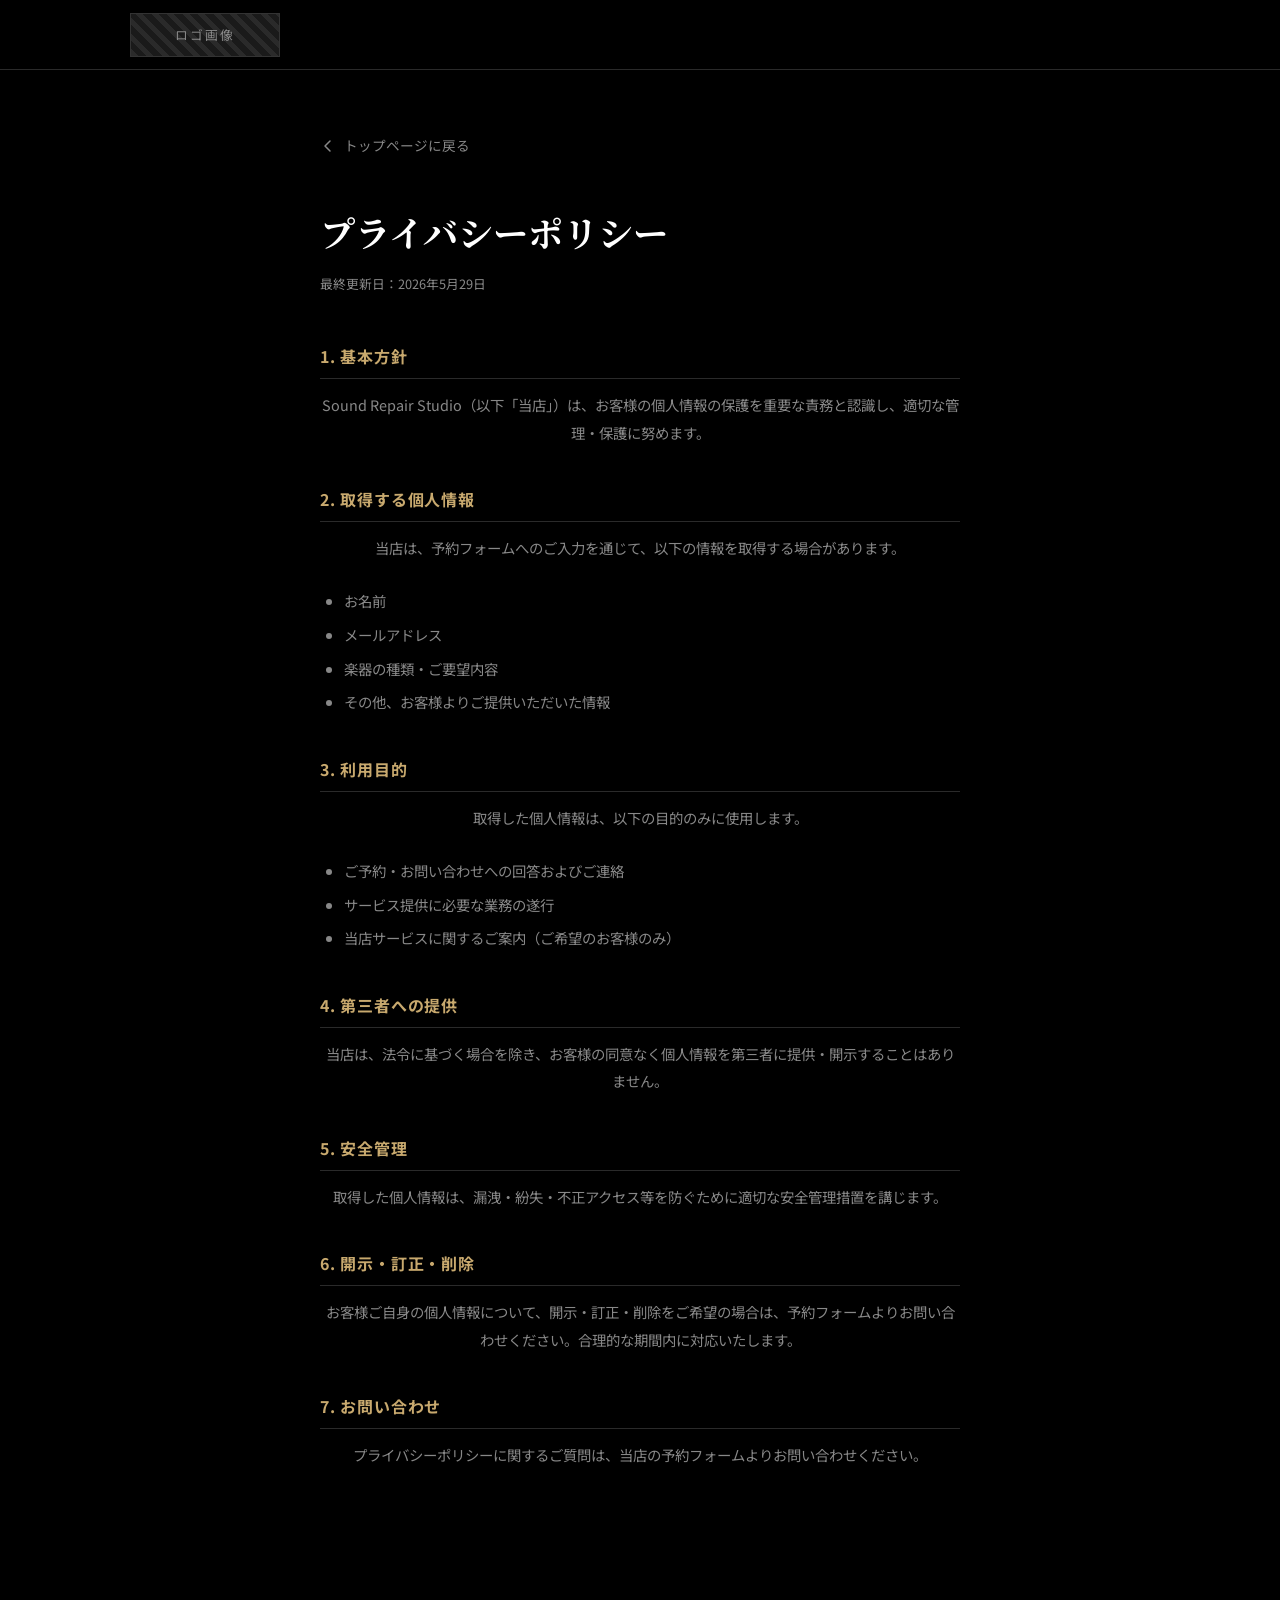
<file: privacy.html>
<!DOCTYPE html>
<html lang="ja">
<head>
  <meta charset="UTF-8">
  <meta name="viewport" content="width=device-width, initial-scale=1.0">
  <title>プライバシーポリシー | Sound Repair Studio</title>
  <meta name="description" content="Sound Repair Studioのプライバシーポリシーページです。">
  <meta name="robots" content="noindex">
  <link rel="preconnect" href="https://fonts.googleapis.com">
  <link rel="preconnect" href="https://fonts.gstatic.com" crossorigin>
  <link href="https://fonts.googleapis.com/css2?family=Cormorant+Garamond:wght@300;400;500;600;700&family=Noto+Sans+JP:wght@400;500;700&family=Noto+Serif+JP:wght@400;700&display=swap" rel="stylesheet">
  <link rel="stylesheet" href="style.css?v=938e9896">
  <style>
    .privacy-page {
      min-height: 100dvh;
      padding-top: calc(var(--header-h) + 4rem);
      padding-bottom: 6rem;
      background: var(--color-bg);
    }
    .privacy-body {
      max-width: 720px;
      margin-inline: auto;
      padding-inline: var(--container-pad);
    }
    .privacy-title {
      font-family: var(--font-display);
      font-size: clamp(1.6rem, 4vw, 2.2rem);
      font-weight: 700;
      color: var(--color-white);
      margin-bottom: 0.5rem;
    }
    .privacy-updated {
      font-size: 0.8rem;
      color: var(--color-text-muted);
      margin-bottom: 3rem;
    }
    .privacy-section {
      margin-bottom: 2.5rem;
    }
    .privacy-section h2 {
      font-size: 1rem;
      font-weight: 700;
      color: var(--color-accent);
      letter-spacing: 0.05em;
      margin-bottom: 0.75rem;
      padding-bottom: 0.5rem;
      border-bottom: 1px solid var(--color-border);
    }
    .privacy-section p,
    .privacy-section li {
      font-size: 0.9rem;
      color: var(--color-text-muted);
      line-height: 1.9;
    }
    /* 本文（段落）は中央揃え。箇条書き（ul/li）は行頭を揃えたいので左のまま。 */
    .privacy-section p {
      text-align: center;
    }
    .privacy-section ul {
      list-style: disc;
      padding-left: 1.5rem;
      display: flex;
      flex-direction: column;
      gap: 0.4rem;
    }
    /* 本文（段落）の直後に箇条書きが来る項目は、間に1行分の余白を空ける */
    .privacy-section p + ul {
      margin-top: 1.6rem;
    }
    .privacy-back {
      display: inline-flex;
      align-items: center;
      gap: 0.5rem;
      font-size: 0.85rem;
      color: var(--color-text-muted);
      margin-bottom: 3rem;
      transition: color var(--transition);
    }
    .privacy-back:hover {
      color: var(--color-accent);
    }
    .privacy-back svg {
      flex-shrink: 0;
    }
  </style>
</head>
<body>

  <header class="site-header" role="banner">
    <div class="header-inner container">
      <a href="index.html" class="logo-link" aria-label="Sound Repair Studio トップへ">
        <span class="logo-placeholder">ロゴ画像</span>
      </a>
    </div>
  </header>

  <main class="privacy-page">
    <div class="privacy-body">

      <a href="index.html" class="privacy-back">
        <svg width="16" height="16" viewBox="0 0 16 16" fill="none" aria-hidden="true">
          <path d="M10 3L5 8l5 5" stroke="currentColor" stroke-width="1.5" stroke-linecap="round" stroke-linejoin="round"/>
        </svg>
        トップページに戻る
      </a>

      <h1 class="privacy-title">プライバシーポリシー</h1>
      <p class="privacy-updated">最終更新日：2026年5月29日</p>

      <div class="privacy-section">
        <h2>1. 基本方針</h2>
        <p>Sound Repair Studio<br class="narrow-break">（以下「当店」）は、<br class="mobile-break">お客様の個人情報の保護を<br class="mobile-break">重要な責務と認識し、<br class="mobile-break">適切な管理・保護に努めます。</p>
      </div>

      <div class="privacy-section">
        <h2>2. 取得する個人情報</h2>
        <p>当店は、予約フォームへのご入力を通じて、<br class="mobile-break">以下の情報を取得する場合があります。</p>
        <ul>
          <li>お名前</li>
          <li>メールアドレス</li>
          <li>楽器の種類・ご要望内容</li>
          <li>その他、お客様よりご提供いただいた情報</li>
        </ul>
      </div>

      <div class="privacy-section">
        <h2>3. 利用目的</h2>
        <p>取得した個人情報は、<br class="mobile-break">以下の目的のみに使用します。</p>
        <ul>
          <li>ご予約・お問い合わせへの回答およびご連絡</li>
          <li>サービス提供に必要な業務の遂行</li>
          <li>当店サービスに関するご案内（ご希望のお客様のみ）</li>
        </ul>
      </div>

      <div class="privacy-section">
        <h2>4. 第三者への提供</h2>
        <p>当店は、法令に基づく場合を除き、<br class="mobile-break">お客様の同意なく個人情報を<br class="mobile-break">第三者に提供・開示することはありません。</p>
      </div>

      <div class="privacy-section">
        <h2>5. 安全管理</h2>
        <p>取得した個人情報は、<br class="mobile-break">漏洩・紛失・不正アクセス等を防ぐために<br class="mobile-break">適切な安全管理措置を講じます。</p>
      </div>

      <div class="privacy-section">
        <h2>6. 開示・訂正・削除</h2>
        <p>お客様ご自身の個人情報について、<br class="mobile-break">開示・訂正・削除をご希望の場合は、<br class="mobile-break">予約フォームよりお問い合わせください。<br class="mobile-break">合理的な期間内に対応いたします。</p>
      </div>

      <div class="privacy-section">
        <h2>7. お問い合わせ</h2>
        <p>プライバシーポリシーに関するご質問は、<br class="mobile-break">当店の予約フォームよりお問い合わせください。</p>
      </div>

    </div>
  </main>

</body>
</html>
</file>
<file: style.css>
/* Custom properties */
:root {
  /* --color-bg は純黒 #000000。ヘッダー・フッターのロゴ/ワードマークが浮かないよう統一。 */
  --color-bg:          #000000;
  --color-bg-2:        #0d0d0d;
  --color-bg-3:        #141414;
  --color-surface:     #1a1a1a;
  --color-surface-2:   #222222;
  --color-border:      #2a2a2a;
  --color-border-2:    #333333;

  --color-text:        #e8e8e8;
  --color-text-muted:  #888888;
  --color-text-faint:  #555555;

  --color-accent:      #c8a96e;
  --color-accent-dark: #a8893e;
  --color-accent-glow: rgba(200, 169, 110, 0.15);
  /* 番号用の金。muted はサービスの大きい番号（見出しの白より前に出ない暗さ）、
     light は小さい箱の中の番号（地のグレーに負けない明るさ） */
  --color-accent-muted: #7a6743;
  --color-accent-light: #d6bc88;

  --color-white:       #ffffff;
  --color-error:       #e05555;
  --color-success:     #55c899;

  --font-body:      'Noto Sans JP', sans-serif;
  --font-display:   'Cormorant Garamond', 'Noto Serif JP', serif;

  --transition: 0.3s cubic-bezier(0.4, 0, 0.2, 1);
  --transition-slow: 0.6s cubic-bezier(0.4, 0, 0.2, 1);

  --container-max: 1100px;
  --container-pad: 1.25rem;
  --header-h: 70px;
}

/* Reset & base */
*,
*::before,
*::after {
  box-sizing: border-box;
  margin: 0;
  padding: 0;
}

html {
  scroll-behavior: smooth;
  font-size: 16px;
  /* iOS WebKitは狭い段落を「読みやすいサイズ」に自動拡大することがあり、
     指定したフォントサイズを無視して文字が膨らみ、単語の途中で折り返る原因になる。
     文字サイズは常にCSS指定どおりに固定する */
  -webkit-text-size-adjust: 100%;
  text-size-adjust: 100%;
}

body {
  font-family: var(--font-body);
  background-color: var(--color-bg);
  color: var(--color-text);
  line-height: 1.7;
  overflow-x: hidden;
  -webkit-font-smoothing: antialiased;
  -moz-osx-font-smoothing: grayscale;
}

img {
  max-width: 100%;
  height: auto;
  display: block;
}

a {
  color: inherit;
  text-decoration: none;
}

ul, ol {
  list-style: none;
}

button {
  font-family: inherit;
  cursor: pointer;
  border: none;
  background: none;
}

/* Focus */
:focus-visible {
  outline: 2px solid var(--color-accent);
  outline-offset: 3px;
}

/* Reduced motion */
@media (prefers-reduced-motion: reduce) {
  *,
  *::before,
  *::after {
    animation-duration: 0.01ms !important;
    animation-iteration-count: 1 !important;
    transition-duration: 0.01ms !important;
    transition-delay: 0s !important;
    scroll-behavior: auto !important;
  }
}

/* Container */
.container {
  width: 100%;
  max-width: var(--container-max);
  margin-inline: auto;
  padding-inline: var(--container-pad);
}

/* Sections */
.section {
  padding-block: 6rem;
}

.section-header {
  text-align: center;
  margin-bottom: 4rem;
}

.section-label {
  display: inline-block;
  font-family: var(--font-display);
  font-size: 0.7rem;
  font-weight: 600;
  letter-spacing: 0.3em;
  color: var(--color-accent);
  margin-bottom: 0.75rem;
}

.section-title {
  font-family: var(--font-display);
  font-size: clamp(1.6rem, 4vw, 2.4rem);
  font-weight: 700;
  letter-spacing: 0.02em;
  line-height: 1.3;
  color: var(--color-white);
}

.section-desc {
  margin-top: 1rem;
  color: var(--color-text-muted);
  font-size: 0.95rem;
  max-width: 560px;
  margin-inline: auto;
  /* 末尾に「す。」だけ残るのを防ぐ。行長を揃える balance だと語の途中で割れるので pretty で */
  text-wrap: pretty;
  word-break: auto-phrase;
}

/* Buttons */
.btn {
  display: inline-flex;
  align-items: center;
  justify-content: center;
  gap: 0.5rem;
  padding: 0.95rem 2.25rem;
  font-size: 0.9rem;
  font-weight: 600;
  letter-spacing: 0.06em;
  border: 1px solid transparent;
  transition: background-color var(--transition), color var(--transition),
              border-color var(--transition), transform var(--transition);
  white-space: nowrap;
}

.btn:hover {
  transform: translateY(-2px);
}

.btn:active {
  transform: translateY(0);
}

.btn-primary {
  background: var(--color-accent);
  border-color: var(--color-accent);
  color: #000;
}

.btn-primary:hover {
  background: #d8bd86;
  border-color: #d8bd86;
}

.btn-primary:focus-visible {
  outline-color: var(--color-accent);
}

.btn-ghost {
  /* 写真の上だと灰色の細枠が完全に埋もれるので、枠をゴールドの2pxにして中も薄く暗く敷く。
     枠が1px太る分パディングを削って、隣の「予約する」と高さを揃える */
  background: rgba(0,0,0,0.45);
  color: var(--color-white);
  border: 2px solid rgba(200,169,110,0.8);
  padding: calc(0.95rem - 1px) calc(2.25rem - 1px);
}

.btn-ghost:hover {
  background: rgba(0,0,0,0.6);
  border-color: var(--color-accent);
  color: var(--color-accent);
}

/* Header */
.site-header {
  position: fixed;
  top: 0;
  inset-inline: 0;
  height: var(--header-h);
  z-index: 100;
  /* iPad/iPhone Safariでは position:fixed + backdrop-filter:blur の組み合わせが、
     スクロール中に背後の本文をヘッダーより上（ステータスバー側）へ漏らす合成バグを起こす。
     前回 @media(pointer:coarse) で切ろうとしたが、iPadOS Safariはデスクトップ級を名乗り
     pointer:coarse にマッチしないため無効だった。ぼかしを完全に廃し、背景も不透明にして断つ。 */
  background: var(--color-bg);
  border-bottom: 1px solid var(--color-border);
  transition: background var(--transition), border-color var(--transition);
}

.site-header.scrolled {
  background: var(--color-bg);
  border-bottom-color: var(--color-accent-dark);
}

.header-inner {
  height: 100%;
  display: flex;
  align-items: center;
  justify-content: space-between;
}

.logo-link {
  display: flex;
  align-items: center;
  transition: opacity var(--transition);
}

.logo-link:hover {
  opacity: 0.8;
}

.logo-img {
  /* 横長ロゴ（約3:1）。ヘッダー高70pxに対し高さで決めて比率維持 */
  height: 64px;
  width: auto;
  object-fit: contain;
}

/* Nav */
.global-nav {
  display: none;
}

.nav-list {
  display: flex;
  align-items: center;
  gap: 2rem;
}

.nav-link {
  font-family: var(--font-display);
  font-size: 0.8rem;
  font-weight: 600;
  letter-spacing: 0.12em;
  /* 無選択でも埋もれないよう本文と同じ明るい白に。ホバー時は純白へ上げて差を出す */
  color: var(--color-text);
  transition: color var(--transition);
  position: relative;
  padding-bottom: 4px;
}

.nav-link::after {
  content: '';
  position: absolute;
  bottom: 0;
  left: 0;
  width: 0;
  height: 1px;
  background: var(--color-accent);
  transition: width var(--transition);
}

.nav-link:hover,
.nav-link:focus-visible {
  color: var(--color-white);
}

.nav-link:hover::after {
  width: 100%;
}

.nav-link--cta {
  background: var(--color-accent);
  color: #000 !important;
  padding: 0.5rem 1.25rem;
  letter-spacing: 0.08em;
}

.nav-link--cta::after {
  display: none;
}

.nav-link--cta:hover {
  opacity: 0.88;
  transform: translateY(-1px);
}

/* メニュー内のSNS。PCの横並びナビには出さない */
.nav-sns {
  display: none;
}

/* ハンバーガー */
.nav-toggle {
  display: flex;
  flex-direction: column;
  gap: 5px;
  padding: 6px;
  transition: opacity var(--transition);
}

.nav-toggle:hover {
  opacity: 0.7;
}

.hamburger-bar {
  display: block;
  width: 24px;
  height: 2px;
  background: var(--color-text);
  transition: transform var(--transition), opacity var(--transition);
}

.nav-toggle[aria-expanded="true"] .hamburger-bar:nth-child(1) {
  transform: translateY(7px) rotate(45deg);
}

.nav-toggle[aria-expanded="true"] .hamburger-bar:nth-child(2) {
  opacity: 0;
  /* iOSだと消えたはずの真ん中の線の両端が×の左右に点で残るので、幅も0に縮める */
  transform: scaleX(0);
}

.nav-toggle[aria-expanded="true"] .hamburger-bar:nth-child(3) {
  transform: translateY(-7px) rotate(-45deg);
}

/* スマホのメニュー（開いたとき）
   ヘッダーの下を全部覆って、後ろのページをぼかして暗くする。
   is-closing は閉じるフェードの間だけ付く（JS側で外す） */
@media (max-width: 767px) {
  .global-nav.is-open,
  .global-nav.is-closing {
    display: block;
    position: fixed;
    top: var(--header-h);
    right: 0;
    bottom: 0;
    left: 0;
    background: rgba(0, 0, 0, 0.6);
    /* ぼかしはここだけ。ヘッダーに付けるとiPadで本文が上に漏れるので付けない */
    -webkit-backdrop-filter: blur(14px);
    backdrop-filter: blur(14px);
    overflow-y: auto;
    overscroll-behavior: contain;
  }

  .global-nav.is-open {
    animation: navFadeIn 0.28s ease both;
  }

  .global-nav.is-closing {
    animation: navFadeOut 0.22s ease both;
    pointer-events: none;
  }

  .global-nav .nav-list {
    flex-direction: column;
    align-items: flex-start;
    gap: 0.5rem;
    padding: 2.5rem var(--container-pad) 0;
  }

  /* 項目の下に少し空けて、マークだけ横並び。増えたらliを足せば右に並ぶ */
  .global-nav .nav-sns {
    --nav-sns-mark: 24px;
    display: flex;
    flex-wrap: wrap;
    gap: 0.25rem 0.75rem;
    margin-top: 1.5rem;
    padding: 0 var(--container-pad) calc(2.5rem + env(safe-area-inset-bottom, 0px));
    /* 押せる範囲（44px四方）の余白ぶん左を詰めて、マークの左端を TOP の頭にそろえる */
    padding-left: calc(var(--container-pad) - (2.75rem - var(--nav-sns-mark)) / 2);
  }

  .global-nav.is-open .nav-sns {
    animation: navItemIn 0.4s ease both;
    animation-delay: 0.22s;
  }

  .nav-sns-link {
    display: flex;
    align-items: center;
    justify-content: center;
    width: 2.75rem;
    height: 2.75rem;
  }

  /* Xのマークは白黒以外にしない。ホバー・フォーカスは色を変えずに少し薄くするだけ */
  .nav-sns-icon {
    display: flex;
    color: var(--color-white);
    transition: opacity var(--transition);
  }

  .nav-sns-icon svg {
    width: var(--nav-sns-mark);
    height: auto;
  }

  /* 角丸の四角は線だけのXより小さく見えるので、見た目でそろう30pxにしている */
  .nav-sns-icon--line svg {
    width: 30px;
    height: 30px;
  }

  .nav-sns-link:hover .nav-sns-icon,
  .nav-sns-link:focus-visible .nav-sns-icon {
    opacity: 0.6;
  }

  .global-nav.is-open .nav-list > li {
    animation: navItemIn 0.4s ease both;
  }

  .global-nav.is-open .nav-list > li:nth-child(1) { animation-delay: 0.06s; }
  .global-nav.is-open .nav-list > li:nth-child(2) { animation-delay: 0.1s; }
  .global-nav.is-open .nav-list > li:nth-child(3) { animation-delay: 0.14s; }
  .global-nav.is-open .nav-list > li:nth-child(4) { animation-delay: 0.18s; }

  /* 4つとも同じ字面・同じ高さにそろえる。線は引かない */
  .global-nav .nav-link,
  .global-nav .nav-link--cta {
    display: inline-flex;
    align-items: center;
    min-height: 3.25rem;
    padding: 0.25rem 0;
    font-size: clamp(1.6rem, 8vw, 2.1rem);
    font-weight: 600;
    letter-spacing: 0.12em;
    line-height: 1.2;
    background: none;
    transform: none;
    opacity: 1;
  }

  .global-nav .nav-link::after {
    display: none;
  }

  .global-nav .nav-link:hover,
  .global-nav .nav-link:focus-visible {
    color: var(--color-accent);
  }

  /* RESERVATION は塗りボタンをやめて文字色だけゴールドに。
     PC用の金ボタンに color:#000 !important が付いているので、こちらも !important で上書きする */
  .global-nav .nav-link--cta {
    color: var(--color-accent) !important;
  }

  .global-nav .nav-link--cta:hover,
  .global-nav .nav-link--cta:focus-visible {
    color: #d8bd86 !important;
  }
}

/* ぼかし非対応のブラウザでは、後ろが読めてしまわないよう濃いめのベタにする */
@supports not ((backdrop-filter: blur(1px)) or (-webkit-backdrop-filter: blur(1px))) {
  .global-nav.is-open,
  .global-nav.is-closing {
    background: rgba(0, 0, 0, 0.92);
  }
}

@media (prefers-reduced-motion: reduce) {
  .global-nav.is-open,
  .global-nav.is-open .nav-list > li,
  .global-nav.is-open .nav-sns {
    animation: none;
  }
}

@keyframes navFadeIn {
  from { opacity: 0; }
  to   { opacity: 1; }
}

@keyframes navFadeOut {
  from { opacity: 1; }
  to   { opacity: 0; }
}

@keyframes navItemIn {
  from { opacity: 0; transform: translateY(10px); }
  to   { opacity: 1; transform: translateY(0); }
}

/* Hero */
.hero {
  position: relative;
  min-height: 100svh;
  min-height: 100vh;
  display: flex;
  align-items: center;
  justify-content: center;
  padding-top: var(--header-h);
  overflow: hidden;
  background: var(--color-bg);
}

.hero-bg {
  position: absolute;
  inset: 0;
  background: var(--color-bg-2);
  pointer-events: none;
}

.hero-image {
  position: absolute;
  inset: 0;
  width: 100%;
  height: 100%;
  object-fit: cover;
  /* モバイル縦長だと中央トリミングでギター本体が切れるので、やや右のボディが残る位置に寄せる */
  object-position: 66% center;
}

.hero-video {
  position: absolute;
  inset: 0;
  width: 100%;
  height: 100%;
  object-fit: cover;
  object-position: center;
  opacity: 0;
  transition: opacity 1s ease;
}

.hero-video.is-playing {
  opacity: 1;
}

.hero-video-overlay {
  position: absolute;
  inset: 0;
  /* 写真の左上（デスクライトの明るい部分）でも白文字が読めるよう、少し濃いめのベタ暗幕をかぶせる */
  background: rgba(0,0,0,0.68);
  pointer-events: none;
}

.hero-video-placeholder {
  position: absolute;
  inset: 0;
  display: flex;
  align-items: center;
  justify-content: center;
  z-index: 1;
  pointer-events: none;
}

.hvp-inner {
  display: flex;
  flex-direction: column;
  align-items: center;
  gap: 0.75rem;
  padding: 2rem 2.5rem;
  border: 1.5px dashed rgba(200,169,110,0.45);
  background: rgba(0,0,0,0.35);
  backdrop-filter: blur(4px);
  -webkit-backdrop-filter: blur(4px);
  text-align: center;
  max-width: 340px;
  animation: hvpPulse 3s ease-in-out infinite;
}

@keyframes hvpPulse {
  0%, 100% { border-color: rgba(200,169,110,0.35); }
  50%       { border-color: rgba(200,169,110,0.7); }
}

.hvp-icon {
  color: var(--color-accent);
  opacity: 0.85;
}

.hvp-title {
  font-family: var(--font-display);
  font-size: 0.85rem;
  font-weight: 700;
  letter-spacing: 0.1em;
  color: var(--color-white);
}


.hero-video-placeholder.is-hidden {
  display: none;
}

.hero-particle {
  position: absolute;
  inset: 0;
}

.hero-content {
  position: relative;
  z-index: 1;
  text-align: center;
  padding-block: 4rem;
}

.hero-logo-wrap {
  margin-bottom: 2rem;
}

.hero-brand-name {
  font-family: 'Cormorant Garamond', serif;
  /* モバイルでも1行に収める（折り返さない）。字間を詰めつつ vw で縮小 */
  font-size: clamp(1.45rem, 6.4vw, 4.2rem);
  font-weight: 300;
  letter-spacing: 0.14em;
  white-space: nowrap;
  color: var(--color-white);
  animation: fadeInDown 1s ease both;
  line-height: 1.2;
}

.hero-title {
  font-family: var(--font-display);
  /* サブコピー。モバイルではやや小さめに */
  font-size: clamp(1.55rem, 5vw, 3.8rem);
  font-weight: 700;
  line-height: 1.25;
  letter-spacing: 0.01em;
  color: var(--color-white);
  margin-bottom: 1.25rem;
  animation: fadeInUp 1s 0.35s ease both;
}

.hero-sub {
  /* 背景写真の明るい部分に重なると溶けるので、白＋やや太字＋サイズ大きめで押し切る。
     グラデーションでの局所減光は使えないので、暗幕(.hero-video-overlay)側も少し濃くしてある */
  font-size: clamp(0.98rem, 2.6vw, 1.2rem);
  font-weight: 500;
  color: var(--color-white);
  letter-spacing: 0.03em;
  line-height: 1.85;
  margin-bottom: 2.5rem;
  animation: fadeInUp 1s 0.5s ease both;
}

.hero-actions {
  display: flex;
  gap: 1rem;
  justify-content: center;
  flex-wrap: wrap;
  animation: fadeInUp 1s 0.65s ease both;
}

@keyframes fadeInDown {
  from { opacity: 0; transform: translateY(-20px); }
  to   { opacity: 1; transform: translateY(0); }
}

@keyframes fadeInUp {
  from { opacity: 0; transform: translateY(20px); }
  to   { opacity: 1; transform: translateY(0); }
}

@keyframes fadeIn {
  from { opacity: 0; }
  to   { opacity: 1; }
}

/* About */
.about {
  background: var(--color-bg-2);
  border-top: 1px solid var(--color-border);
  border-bottom: 1px solid var(--color-border);
}

.about-grid {
  display: grid;
  gap: 3rem;
}

.about-lead {
  font-size: 1.15rem;
  font-weight: 500;
  color: var(--color-accent);
  margin-bottom: 1rem;
}

.about-text p {
  color: var(--color-text-muted);
  font-size: 0.95rem;
  line-height: 2;
  margin-bottom: 1rem;
}

.about-text p:last-child {
  margin-bottom: 0;
}

.about-features {
  display: grid;
  grid-template-columns: repeat(auto-fit, minmax(220px, 1fr));
  gap: 1.25rem;
}

.feature-card {
  background: var(--color-surface);
  border: 1px solid var(--color-border);
  padding: 1.15rem 1.25rem;
  /* 施工項目のカードが中央揃えなので、こちらも揃えて並びの印象を統一する */
  text-align: center;
  transition: border-color var(--transition), background-color var(--transition), transform var(--transition);
}

.feature-card:hover {
  border-color: var(--color-accent);
  background: var(--color-surface-2);
  transform: translateY(-4px);
}

.feature-icon {
  color: var(--color-accent);
  margin-bottom: 0.6rem;
}

.feature-title {
  font-size: 1rem;
  font-weight: 700;
  color: var(--color-white);
  margin-bottom: 0.4rem;
  /* 見出しの末尾に1文字だけ落ちるのを防ぐ。balance は語を割るので pretty で */
  text-wrap: pretty;
  word-break: auto-phrase;
}

.feature-desc {
  font-size: 0.85rem;
  color: var(--color-text-muted);
  line-height: 1.7;
}

/* Service */
.service {
  background: var(--color-bg);
}

.service-block {
  max-width: 860px;
  margin-inline: auto;
  margin-bottom: 3rem;
}

.service-block-header {
  display: flex;
  align-items: center;
  gap: 1.5rem;
  margin-bottom: 1.25rem;
}

.service-number {
  font-family: var(--font-display);
  font-size: 3rem;
  font-weight: 700;
  /* #333だと黒地に沈んで読めなかった。数字もCormorant既定の高さ不揃いな形だと
     「3」が下に垂れて「O1」「O3」みたいに見えるので、高さの揃った数字にする */
  color: var(--color-accent-muted);
  font-variant-numeric: lining-nums;
  line-height: 1;
  letter-spacing: -0.03em;
  flex-shrink: 0;
}

.service-block-title {
  font-size: clamp(1.3rem, 3vw, 1.8rem);
  font-weight: 700;
  color: var(--color-white);
}

.service-block-sub {
  font-family: var(--font-display);
  font-size: 0.75rem;
  letter-spacing: 0.2em;
  color: var(--color-accent);
  margin-top: 0.2rem;
}

.service-block-desc {
  color: var(--color-text-muted);
  font-size: 0.95rem;
  line-height: 1.9;
  margin-bottom: 2rem;
  max-width: 680px;
  margin-inline: auto;
  text-align: center;
}

.service-list {
  display: grid;
  grid-template-columns: repeat(auto-fit, minmax(280px, 1fr));
  gap: 1rem;
}

.service-item {
  background: var(--color-surface);
  border: 1px solid var(--color-border);
  transition: border-color var(--transition), background-color var(--transition), transform var(--transition);
  overflow: hidden;
  /* 中のinnerを箱いっぱいに引き伸ばして、どの箱も同じ高さに揃える */
  display: flex;
}

.service-item:hover {
  border-color: var(--color-accent);
  background: var(--color-surface-2);
  transform: translateY(-3px);
}

.service-item-inner {
  /* 文字から枠までの空きが広すぎて箱が大きく見えたので、上下左右とも少し詰めている */
  padding: 1rem 1.125rem;
  position: relative;
  /* 列が広い時はどの箱も本文3行に収まる。3行の箱がちょうど入る高さに全箱を揃えて間延びを防ぐ。
     列が細って折り返しが増える帯だけ、下のメディアクエリで足りない分を足す */
  flex: 1;
  min-height: 142px;
  display: flex;
  flex-direction: column;
  justify-content: center;
}

.service-item-inner::before {
  content: '';
  position: absolute;
  top: 0;
  left: 0;
  width: 3px;
  height: 100%;
  background: var(--color-accent);
  opacity: 0;
  transition: opacity var(--transition);
}

.service-item:hover .service-item-inner::before {
  opacity: 1;
}

.service-item-name {
  font-size: 0.95rem;
  font-weight: 700;
  color: var(--color-white);
  margin-bottom: 0.5rem;
  text-align: center;
}

.service-item-desc {
  font-size: 0.83rem;
  color: var(--color-text-muted);
  line-height: 1.9;
  text-align: center;
  /* PC・Chromeでは文節で折り返す。スマホの改行は下のmobile-breakで手動指定してるので、
     ここは対応ブラウザ向けの保険。iOS WebKitでは効かないぶん手動brが効く */
  text-wrap: pretty;
  word-break: auto-phrase;
}

/* 2列で並ぶ帯（768px以上）で箱の数が奇数だと最後の1個が左に寄って右が空く。
   その1個だけ両列ぶち抜きにして中央へ。幅は1列分(50%からgapの半分を引く)のままにして間延びさせない。
   1列に切り替わるスマホ(767px以下)では効かせない＝そっちは全部の箱が単独行なので中央寄せは不要 */
@media (min-width: 768px) {
  .service-list > .service-item:last-child:nth-child(odd) {
    grid-column: 1 / -1;
    justify-self: center;
    width: calc(50% - 0.5rem);
  }
}

/* Service — 事業タブ（01〜06を同じ場所で切り替える） */
.service-tabs {
  display: flex;
  flex-wrap: wrap;
  justify-content: center;
  gap: 0;
  margin-inline: auto;
  margin-bottom: 3.5rem;
  border-bottom: 1px solid var(--color-border-2);
}

.service-tab {
  display: inline-flex;
  align-items: baseline;
  gap: 0.5rem;
  padding: 0.9rem 1.2rem;
  color: var(--color-text-muted);
  font-family: var(--font-body);
  border-bottom: 2px solid transparent;
  /* 下線がタブ列全体の罫線とちょうど重なるように1px食い込ませる */
  margin-bottom: -1px;
  white-space: nowrap;
  transition: color var(--transition), border-color var(--transition);
}

.service-tab:hover {
  color: var(--color-text);
}

.service-tab-num {
  font-family: var(--font-display);
  font-size: 0.85rem;
  font-weight: 600;
  font-variant-numeric: lining-nums;
  letter-spacing: 0.08em;
  color: var(--color-text-faint);
  transition: color var(--transition);
}

.service-tab-label {
  font-size: 0.9rem;
  font-weight: 500;
  letter-spacing: 0.02em;
}

.service-tab[aria-selected="true"] {
  color: var(--color-accent);
  border-bottom-color: var(--color-accent);
}

.service-tab[aria-selected="true"] .service-tab-num {
  color: var(--color-accent);
}

.service-tab:focus-visible {
  outline: 2px solid var(--color-accent);
  outline-offset: -2px;
}

/* 6つになってPCでも1行に入らなくなった。成り行きで折り返すと5つ＋1つになって
   最後の1個だけ浮くので、タブレット以上は3つずつ2段にそろえる */
@media (min-width: 768px) {
  .service-tabs {
    display: grid;
    grid-template-columns: repeat(3, auto);
    justify-items: center;
    position: relative;
  }

  /* 罫線が一番下にしか無いと、1段目を選んだときの金の下線が段の間に浮く。
     1段目の下にも同じ線を引く（grid-rowだけ指定して横幅は帯いっぱい） */
  .service-tabs::before {
    content: '';
    position: absolute;
    grid-row: 1 / 2;
    left: 0;
    right: 0;
    bottom: 0;
    height: 1px;
    background-color: var(--color-border-2);
  }

  /* 線より後ろに描かれると金の下線が隠れるので、タブ側を上に */
  .service-tab {
    position: relative;
  }
}

.service-panel[hidden] {
  display: none;
}

/* 切り替え時にふわっと出す。位置は動かさず不透明度だけ */
.service-panel {
  animation: fadeIn 0.35s ease both;
}

/* Flow */
.flow {
  background: var(--color-bg-2);
  border-top: 1px solid var(--color-border);
  border-bottom: 1px solid var(--color-border);
}

.flow-list {
  /* 接続線の長さにも使うので変数に */
  --flow-gap: 2.5rem;
  display: grid;
  /* 項目間の縦の余白。以前はpadding-bottomで作っていたが、ボックスを本文ブロックの
     縦中央に合わせる（align-items:center）と、接続線の基準を「ボックス中央」に取りたい。
     padding分だけ50%がズレるのを避けるため、余白はgridのgapで持たせる。 */
  gap: var(--flow-gap);
  max-width: 700px;
  margin-inline: auto;
  counter-reset: flow-counter;
}

.flow-item {
  display: flex;
  gap: 2rem;
  /* 番号ボックスの縦中央を、見出し＋本文ブロックの縦中央に合わせる */
  align-items: center;
  position: relative;
}

/* 接続線は「このボックスの中央」から「次のボックスの中央」まで。
   ボックスは不透明(--color-surface)で線より前面にあるので、重なる部分は隠れてすき間だけ線が見える。
   1本で「自分の高さ＋gap」伸ばすやり方だと、次の項目の方が背が高いとき（320px級の04）に
   線が箱まで届かず途切れていた。::after＝自分の箱の中央→下端、::before＝上のすき間→自分の箱の中央
   の2本に分けて、前後の高さが違ってもつながるようにしている */
.flow-item:not(:last-child)::after,
.flow-item:not(:first-child)::before {
  content: '';
  position: absolute;
  left: calc(28px);
  width: 1px;
  background: var(--color-border-2);
  z-index: 0;
}

.flow-item:not(:last-child)::after {
  top: 50%;
  bottom: 0;
}

.flow-item:not(:first-child)::before {
  top: calc(-1 * var(--flow-gap));
  bottom: 50%;
}

.flow-step {
  flex-shrink: 0;
  width: 56px;
  height: 56px;
  /* 接続線より前面に置き、不透明背景で線を隠す（線はボックスの中央同士を結ぶ） */
  position: relative;
  z-index: 1;
  border: 1px solid var(--color-border-2);
  display: flex;
  align-items: center;
  justify-content: center;
  font-family: var(--font-display);
  /* 0.95remの小さい数字だと箱の中で埋もれていた。大きめ＋高さの揃った数字で */
  font-size: 1.2rem;
  font-weight: 700;
  font-variant-numeric: lining-nums;
  letter-spacing: 0.05em;
  color: var(--color-accent-light);
  background: var(--color-surface);
  transition: border-color var(--transition), background-color var(--transition);
}

.flow-item:hover .flow-step {
  border-color: var(--color-accent);
  background: var(--color-surface-2);
}

.flow-content {
  /* 見出しの上端を番号ボックスの上端に合わせる。以前は0.75rem下げていて、
     箱の上端と見出しの間に約12pxの隙間ができていた（PC・スマホ共通の違和感）。 */
  padding-top: 0;
}

.flow-title {
  font-size: 1rem;
  font-weight: 700;
  color: var(--color-white);
  margin-bottom: 0.5rem;
}

.flow-desc {
  font-size: 0.88rem;
  color: var(--color-text-muted);
  line-height: 1.8;
}

/* LINE公式アカウントの告知。背景は上から 薄い黒→黒 を交互にしているので、
   ここから下はひとつずつ色が入れ替わる（線は薄い黒の側の上下にだけ引く） */
.line-oa {
  background: var(--color-bg);
}

.line-oa .section-header {
  margin-bottom: 2.5rem;
}

.line-oa-body {
  display: flex;
  flex-direction: column;
  align-items: center;
  max-width: 560px;
  margin-inline: auto;
  text-align: center;
}

.line-oa-logo {
  width: 88px;
  height: 88px;
  margin-bottom: 1.75rem;
}

.line-oa-desc {
  font-size: 0.95rem;
  line-height: 1.9;
  color: var(--color-text);
}

.line-oa-offer {
  margin-top: 1.25rem;
  font-size: 1.15rem;
  font-weight: 700;
  letter-spacing: 0.04em;
  color: var(--color-accent);
}

.line-oa-link {
  margin-top: 2rem;
  min-height: 2.75rem;
  letter-spacing: 0.04em;
  text-transform: none;
}

/* Reservation form */
.reserve {
  background: var(--color-bg-2);
  border-top: 1px solid var(--color-border);
  border-bottom: 1px solid var(--color-border);
}

.reserve-form {
  max-width: 600px;
  margin-inline: auto;
  background: transparent;
  border: none;
  padding: 0;
}

.form-status {
  display: none;
  padding: 1rem 1.25rem;
  font-size: 0.9rem;
  margin-bottom: 1.5rem;
}

.form-status.success {
  display: block;
  background: rgba(85,200,153,0.1);
  border: 1px solid rgba(85,200,153,0.3);
  color: var(--color-success);
}

.form-status.error {
  display: block;
  background: rgba(224,85,85,0.1);
  border: 1px solid rgba(224,85,85,0.3);
  color: var(--color-error);
}

/* ラベルと入力欄を1つのまとまりに見せる。ラベル〜欄は詰めて、項目どうしは大きくあける */
.form-group {
  display: flex;
  flex-direction: column;
  margin-bottom: 1.5rem;
}

.form-label {
  font-size: 0.9rem;
  font-weight: 700;
  letter-spacing: 0.04em;
  line-height: 1.5;
  color: var(--color-white);
  margin-bottom: 0.5rem;
}

.required {
  color: var(--color-accent);
  margin-left: 0.15rem;
}

.optional {
  display: inline-block;
  margin-left: 0.5rem;
  padding: 0 0.4em;
  border: 1px solid var(--color-border-2);
  font-size: 0.72rem;
  font-weight: 400;
  line-height: 1.6;
  color: var(--color-text-muted);
  vertical-align: 0.1em;
}

/* どこに打てばいいか一目で分かるように、欄は枠で囲んだ箱にする。
   文字は16px未満にするとiOSが勝手にズームするので1remから下げない */
.form-input {
  width: 100%;
  padding: 0.8rem 0.9rem;
  background-color: var(--color-bg-3);
  border: 1px solid var(--color-border-2);
  border-radius: 0;
  color: var(--color-text);
  font-family: var(--font-body);
  font-size: 1rem;
  line-height: 1.5;
  transition: border-color var(--transition), background-color var(--transition);
  appearance: none;
  -webkit-appearance: none;
}

.form-input::placeholder {
  color: #666666;
  font-size: 0.88rem;
}

.form-input:hover {
  border-color: #4a4a4a;
}

.form-input:focus {
  outline: none;
  border-color: var(--color-accent);
  background-color: var(--color-surface);
}

.form-input.is-invalid {
  border-color: var(--color-error);
}

.form-select {
  background-image: url("data:image/svg+xml,%3Csvg xmlns='http://www.w3.org/2000/svg' width='12' height='8' viewBox='0 0 12 8'%3E%3Cpath d='M1 1l5 5 5-5' stroke='%23888' stroke-width='1.5' fill='none' stroke-linecap='square'/%3E%3C/svg%3E");
  background-repeat: no-repeat;
  background-position: right 0.9rem center;
  padding-right: 2.5rem;
  cursor: pointer;
}

.form-select option {
  background: var(--color-surface);
  color: var(--color-text);
}

.form-textarea {
  resize: none;
  min-height: 140px;
  line-height: 1.7;
}

/* ラベルと欄の間に入る補足。ラベルに寄せて、欄までの間はほかの項目と同じにする */
.form-hint {
  margin-top: -0.2rem;
  margin-bottom: 0.5rem;
  font-size: 0.75rem;
  line-height: 1.6;
  color: var(--color-text-muted);
}

.form-error {
  font-size: 0.75rem;
  color: var(--color-error);
  min-height: 1em;
  margin-top: 0.35rem;
  letter-spacing: 0.02em;
}

.form-group--checkbox {
  margin-bottom: 1rem;
}

.checkbox-label {
  display: flex;
  align-items: center;
  gap: 0.75rem;
  cursor: pointer;
}

.checkbox-input {
  position: absolute;
  opacity: 0;
  width: 0;
  height: 0;
}

.checkbox-custom {
  flex-shrink: 0;
  width: 20px;
  height: 20px;
  border: 1px solid var(--color-border-2);
  background: var(--color-bg-3);
  display: flex;
  align-items: center;
  justify-content: center;
  transition: border-color var(--transition), background var(--transition);
}

.checkbox-input:checked + .checkbox-custom {
  background: var(--color-accent);
  border-color: var(--color-accent);
}

.checkbox-input:checked + .checkbox-custom::after {
  content: '';
  display: block;
  width: 5px;
  height: 9px;
  border: 2px solid #000;
  border-top: none;
  border-left: none;
  transform: rotate(45deg) translateY(-1px);
}

.checkbox-input:focus-visible + .checkbox-custom {
  outline: 2px solid var(--color-accent);
  outline-offset: 2px;
}

.checkbox-text {
  font-size: 0.88rem;
  color: var(--color-text-muted);
}

.form-link {
  color: var(--color-accent);
  text-decoration: underline;
  text-underline-offset: 3px;
  transition: opacity var(--transition);
}

.form-link:hover {
  opacity: 0.8;
}

.form-submit {
  text-align: center;
}

.btn-submit {
  min-width: 220px;
  padding: 1rem 2.5rem;
  font-size: 0.95rem;
}

.btn-submit:disabled {
  opacity: 0.6;
  cursor: not-allowed;
  transform: none;
}

/* Footer */
.site-footer {
  background: var(--color-bg);
  border-top: 1px solid var(--color-border);
  padding-block: 3rem;
}

.footer-inner {
  display: flex;
  flex-direction: column;
  align-items: center;
  gap: 1.5rem;
  text-align: center;
}

.footer-logo img {
  margin-inline: auto;
  opacity: 0.7;
  filter: brightness(0.85);
  transition: opacity var(--transition);
}

.footer-logo img:hover {
  opacity: 1;
}

.footer-nav-list {
  display: flex;
  gap: 2rem;
  flex-wrap: wrap;
  justify-content: center;
}

.footer-nav-link {
  font-family: var(--font-display);
  font-size: 0.75rem;
  letter-spacing: 0.15em;
  color: var(--color-text-muted);
  transition: color var(--transition);
}

.footer-nav-link:hover {
  color: var(--color-accent);
}

.footer-copy {
  font-size: 0.78rem;
  color: var(--color-text-muted);
}

/* Scroll reveal */
.reveal {
  opacity: 0;
  transform: translateY(20px);
  /* 出現をキビキビさせる（以前は0.6s）。動きの距離も少し縮めて素早く見せる */
  transition: opacity 0.4s cubic-bezier(0.4, 0, 0.2, 1), transform 0.4s cubic-bezier(0.4, 0, 0.2, 1);
}

.reveal.is-visible {
  opacity: 1;
  transform: translateY(0);
}

/* 見出しは最初に目に入るので、本文より動きを控えめにして上品に出す */
.section-label.reveal,
.section-title.reveal,
.section-desc.reveal {
  transform: translateY(18px);
}

.section-label.reveal.is-visible,
.section-title.reveal.is-visible,
.section-desc.reveal.is-visible {
  transform: translateY(0);
}

/* スマホ幅だけで効かせる追い改行。PCでは消しておく */
br.mobile-break {
  display: none;
}

/* 360px未満の細い画面だけ足す改行。ご依頼の流れの本文は1行15〜16字あって、
   この幅を切ると「を」「も」が1字だけ次の行に落ちる */
br.narrow-break,
br.pickup-narrow-break {
  display: none;
}

@media (max-width: 359px) {
  br.narrow-break {
    display: inline;
  }
}

/* ピックアップ交換の1行目（19字）は331pxあれば1行に入る。359pxで切ると340px台（Foldのカバー画面など）まで
   「サウンドキャラクターを」だけの短い行になるので、こっちは340px未満でだけ割る */
@media (max-width: 339px) {
  br.pickup-narrow-break {
    display: inline;
  }
}

/* 2列のままだと列が細って本文が4行に折り返す帯。1行ぶん背を足す(1列に切り替わる768pxまで) */
@media (min-width: 768px) and (max-width: 800px) {
  .service-item-inner {
    min-height: 167px;
  }
}

/* auto-phrase が効くブラウザ(Chrome系)は文節で折るぶん行が増えやすく、880pxくらいまで4行になる。
   Safariは効かないのでこの帯でも3行のまま。そっちまで背を足すと空きが出るので分けておく */
@supports (word-break: auto-phrase) {
  @media (min-width: 801px) and (max-width: 880px) {
    .service-item-inner {
      min-height: 167px;
    }
  }
}

@media (max-width: 767px) {
  br.mobile-break {
    display: inline;
  }

  /* PC版と同じ横並び（番号=左／本文=右）を維持する。以前スマホだけ番号を上・本文を下に
     積んでいたが、全幅の本文がフローの縦線をまたいで重なる違和感が出ていた。
     縦線は左28pxを通り、本文は番号ボックス(56px)の右に置くので線と重ならない。
     手動改行を撤めて本文が自然に流れるので、狭めのカラムでも語の途中割れは出ない。
     gapだけ詰めて本文カラムの幅を稼ぐ。 */
  .flow-item {
    gap: 1.25rem;
  }

  /* 左寄せのままだと一番長い行の右が空いて全体が左に寄って見える。
     幅を中身（一番長い行）まで縮めて、4項目のかたまりごと画面の真ん中に置く。
     文章自体は左揃えのまま。入りきらない細い画面では今までどおり幅いっぱい */
  .flow-list {
    width: fit-content;
    max-width: 100%;
  }

  /* balance は行の長さを揃えにいくので、日本語だと「左右す／る」のように語の途中で割れるうえ、
     左揃えの箱では行が短くなって右側だけぽっかり余る。末尾の孤立だけ見てくれる pretty に統一する。
     auto-phrase は対応ブラウザなら文節の切れ目で折り返してくれる。どちらも未対応なら素通り */
  .service-item-desc,
  .about-lead,
  .feature-desc,
  .section-desc,
  .event-box-title,
  .event-schedule-name,
  .about-message p:not(.about-lead),
  .service-block-desc,
  .service-block-body p {
    text-wrap: pretty;
    word-break: auto-phrase;
  }

  /* 横長ロゴは幅を食うので、スマホではハンバーガーとぶつからない高さに落とす */
  .logo-img {
    height: 46px;
  }

  /* この幅で2列にすると1枠が280px近くまで細って本文が大きく折り返し、箱の高さがばらつく。
     いっそ1列にして箱を横に広げ、全部の箱を同じ高さに保つ */
  .service-list {
    grid-template-columns: 1fr;
  }

  /* 1列の本文は mobile-break で行が決まっているので、幅で行数は変わらない。
     410px以上はベースの高さ（3行の箱に合わせる）のまま */

  /* タブが6つ横に並ぶと収まらないので、折り返さず横スクロールの帯にする（この見た目を採用） */
  .service-tabs {
    flex-wrap: nowrap;
    justify-content: flex-start;
    overflow-x: auto;
    /* overflow-x:auto を入れると、未指定の overflow-y(visible) はCSS仕様で auto に昇格し、
       縦にもスクロール可能になる。下線ぶん内容が数px縦にはみ出しているため、高速フリック時に
       その縦スクロール(ラバーバンド)が一瞬顔を出して「帯が上下に動く」不具合になっていた。
       このタブはX軸だけ動けばよいので、Y軸を明示的に殺す（タッチでの縦スクロールを無効化）。 */
    overflow-y: hidden;
    scrollbar-width: none;
    /* 指の動きを横パンだけに固定する。これがないと少し斜めにスワイプしただけでページが縦にも動く */
    touch-action: pan-x;
    /* 端まで横スクロールしても、その勢いがページ縦スクロールに繋がらないようにする */
    overscroll-behavior: contain;
    /* ※以前ここに transform: translateZ(0) を足していたが、横スクロール中に合成レイヤーの
       Y位置がフレームごとに丸め直されて帯が縦に震える原因になり得るため外したまま。 */
  }

  .service-tabs::-webkit-scrollbar {
    display: none;
  }

  .service-tab {
    flex-shrink: 0;
    padding: 0.8rem 1.05rem;
    /* 下線を1px重ねるためのマイナスマージンが、帯を縦に1pxはみ出させ、
       それが縦スクロールの実体（高速フリックで上下に動く不具合）になっていた。
       スマホでは重ねをやめてはみ出しをゼロにする。 */
    margin-bottom: 0;
  }
}

/* iPhone(390/393)やSE(375)級。3行の箱と4行の箱（配線改造・ピックアップ交換・ノイズ対策）を同じ高さにそろえる。
   339px以下はピックアップ交換も5行になるが、フレット擦り合わせ（5行）と同じ高さなので帯は分けない */
@media (max-width: 409px) {
  .service-item-inner {
    min-height: 167px;
  }
}

/* About — 代表メッセージ */
.about-message {
  max-width: 700px;
  margin-inline: auto;
  margin-bottom: 3.5rem;
}

.about-message p {
  color: var(--color-text-muted);
  font-size: 0.95rem;
  line-height: 1.9;
  margin-bottom: 2.6rem;
  text-align: center;
}

.about-message p:last-child {
  margin-bottom: 0;
}

.about-message .about-lead {
  color: var(--color-accent);
  font-size: 1.2rem;
  font-weight: 500;
  text-align: center;
  margin-bottom: 2rem;
}

.about-message .about-signature {
  font-family: var(--font-display);
  font-size: 1.7rem;
  font-weight: 500;
  color: var(--color-accent);
  text-align: center;
  letter-spacing: 0.12em;
  margin-block: 1.75rem;
}

.about-message .about-closing {
  color: var(--color-accent);
  font-weight: 500;
  text-align: center;
  font-size: 1.1rem;
  margin-top: 1.5rem;
}

.about-features {
  margin-top: 2rem;
}

/* Service — 事業ブロック02〜06（テキスト事業）用 */
.service-block-body {
  max-width: 680px;
  margin-inline: auto;
}

.service-block-body p {
  color: var(--color-text-muted);
  font-size: 0.95rem;
  line-height: 1.9;
  margin-bottom: 2.2rem;
  text-align: center;
}

.service-block-body p:last-child {
  margin-bottom: 0;
}

/* 古物商許可番号の表示欄 */
.license-box {
  margin-top: 1.75rem;
  border: 1px solid var(--color-border-2);
  border-left: 3px solid var(--color-accent);
  background: var(--color-surface);
  padding: 1rem 1.25rem;
  display: flex;
  flex-direction: column;
  gap: 0.3rem;
}

.license-label {
  font-family: var(--font-display);
  font-size: 0.68rem;
  letter-spacing: 0.2em;
  text-transform: uppercase;
  color: var(--color-accent);
}

.license-value {
  font-size: 0.9rem;
  color: var(--color-text);
}

/* イベント予定ボックス */
.event-box {
  margin-top: 1.75rem;
  border: 1px solid var(--color-border-2);
  border-left: 3px solid var(--color-accent);
  background: var(--color-surface);
  padding: 1.5rem;
}

.event-box-title {
  font-size: 1rem;
  font-weight: 700;
  color: var(--color-white);
  margin-bottom: 0.5rem;
}

.event-box-desc {
  font-size: 0.9rem;
  color: var(--color-text-muted);
  margin-bottom: 1.25rem;
}

.event-schedule {
  border-top: 1px solid var(--color-border);
  padding-top: 1.25rem;
}

.event-schedule-label {
  display: inline-block;
  font-family: var(--font-display);
  font-size: 0.68rem;
  letter-spacing: 0.2em;
  text-transform: uppercase;
  color: var(--color-accent);
  margin-bottom: 0.6rem;
}

.event-schedule-name {
  font-size: 0.95rem;
  color: var(--color-text);
  font-weight: 500;
}

.event-schedule-title {
  font-size: 1.05rem;
  color: var(--color-accent);
  font-weight: 700;
  margin-top: 0.25rem;
}

/* スタジオレンタル（03）。料金表・2つのスタジオの設備・ご予約と連絡先 */
.studio-price,
.studio-rooms,
.studio-note,
.studio-contact {
  word-break: keep-all;
  overflow-wrap: anywhere;
}

.studio-heading {
  font-size: 1.1rem;
  font-weight: 700;
  letter-spacing: 0.04em;
  color: var(--color-white);
  text-align: center;
  margin-bottom: 1.5rem;
}

/* 見出しの下に金の短い線（注記があるときは注記の下） */
.studio-heading::after {
  content: '';
  display: block;
  width: 2rem;
  height: 1px;
  background: var(--color-accent);
  margin: 0.9rem auto 0;
}

.studio-heading-note {
  display: block;
  margin-top: 0.35rem;
  font-size: 0.8rem;
  font-weight: 400;
  letter-spacing: 0.02em;
  color: var(--color-text-muted);
}

.studio-price {
  max-width: 640px;
  margin: 3.5rem auto 0;
}

.studio-price-table {
  width: 100%;
  border-collapse: collapse;
}

.studio-price-table thead th {
  font-size: 0.72rem;
  font-weight: 500;
  letter-spacing: 0.12em;
  color: var(--color-accent);
  text-align: left;
  padding: 0 0.25rem 0.7rem;
  border-bottom: 1px solid var(--color-border-2);
}

.studio-price-table thead th:last-child {
  text-align: right;
}

.studio-price-table tbody tr {
  border-bottom: 1px solid var(--color-border);
}

.studio-price-table tbody th {
  font-size: 0.95rem;
  font-weight: 500;
  color: var(--color-text);
  text-align: left;
  padding: 1rem 0.25rem;
}

.studio-price-table tbody td {
  text-align: right;
  white-space: nowrap;
  padding: 1rem 0.25rem;
}

.studio-price-amount {
  font-family: var(--font-display);
  font-size: 1.6rem;
  font-weight: 600;
  line-height: 1;
  letter-spacing: 0.02em;
  /* Cormorantの数字は既定だと高さが不揃いなので、金額は揃った数字で見せる */
  font-variant-numeric: lining-nums tabular-nums;
  color: var(--color-accent);
}

.studio-price-yen {
  margin-left: 0.2rem;
  font-size: 0.85rem;
  color: var(--color-text);
}

.studio-price-unit {
  margin-left: 0.15rem;
  font-size: 0.75rem;
  color: var(--color-text-muted);
}

.studio-price-ask {
  font-size: 0.95rem;
  font-weight: 500;
  color: var(--color-accent);
}

/* 2つのスタジオは中身の量がだいぶ違う（録音側だけ機材表がある）。PCで横に並べて高さを揃えると
   ダンス側の下半分ががら空きになるので、どの幅でも縦に積む。幅は料金表・連絡先と同じ640pxで端を揃える */
.studio-rooms {
  display: grid;
  gap: 1.25rem;
  max-width: 640px;
  margin: 3.5rem auto 0;
}

.studio-room {
  background: var(--color-surface);
  border: 1px solid var(--color-border-2);
  border-left: 3px solid var(--color-accent);
  padding: 1.5rem 1.25rem;
}

.studio-room-title {
  font-size: 1rem;
  font-weight: 700;
  letter-spacing: 0.04em;
  color: var(--color-white);
}

.studio-room-hours {
  display: flex;
  align-items: baseline;
  gap: 0.75rem;
  margin-top: 0.6rem;
}

.studio-room-hours dt {
  font-size: 0.75rem;
  letter-spacing: 0.1em;
  color: var(--color-text-muted);
}

.studio-room-hours dd {
  font-family: var(--font-display);
  font-size: 1.3rem;
  font-weight: 600;
  line-height: 1.2;
  font-variant-numeric: lining-nums;
  color: var(--color-accent);
}

/* ラベルの右に細い罫線を伸ばして区切りにする */
.studio-room-label {
  display: flex;
  align-items: center;
  gap: 0.75rem;
  margin: 1.5rem 0 0.8rem;
  font-size: 0.75rem;
  font-weight: 500;
  letter-spacing: 0.15em;
  color: var(--color-accent);
}

.studio-room-label::after {
  content: '';
  flex: 1;
  height: 1px;
  background: var(--color-border-2);
}

.studio-room-items {
  display: flex;
  flex-wrap: wrap;
  gap: 0.5rem;
}

.studio-room-items li {
  background: var(--color-bg-3);
  border: 1px solid var(--color-border-2);
  padding: 0.35rem 0.8rem;
  font-size: 0.85rem;
  line-height: 1.6;
  color: var(--color-text);
}

/* 列幅を自動に任せると製品名の長さに押されて「インターフ／ェイス」と割れる。
   項目名の列は幅を決め打ちして折り返さない（スマホの改行はmobile-breakの位置だけ） */
.studio-gear {
  width: 100%;
  border-collapse: collapse;
  table-layout: fixed;
}

.studio-gear tr {
  border-bottom: 1px solid var(--color-border);
}

.studio-gear tr:first-child {
  border-top: 1px solid var(--color-border);
}

.studio-gear th {
  width: 7.75rem;
  white-space: nowrap;
  font-size: 0.8rem;
  font-weight: 400;
  line-height: 1.6;
  color: var(--color-text-muted);
  text-align: left;
  vertical-align: middle;
  padding: 0.75rem 1rem 0.75rem 0;
}

.studio-gear td {
  font-size: 0.9rem;
  line-height: 1.6;
  color: var(--color-white);
  vertical-align: middle;
  padding: 0.75rem 0;
}

.studio-note {
  margin-top: 1rem;
  font-size: 0.85rem;
  line-height: 1.8;
  color: var(--color-text-muted);
  text-align: center;
}

.studio-contact {
  max-width: 640px;
  margin: 3.5rem auto 0;
  padding-top: 3rem;
  border-top: 1px solid var(--color-border);
}

.studio-reserve {
  text-align: center;
  margin-bottom: 2.75rem;
}

.studio-reserve-note {
  margin-top: 0.9rem;
  font-size: 0.8rem;
  line-height: 1.8;
  color: var(--color-text-muted);
}

.studio-contact-lead {
  font-size: 0.92rem;
  line-height: 1.9;
  color: var(--color-text-muted);
  text-align: center;
  margin-bottom: 1.75rem;
}

.studio-contact-list {
  border-top: 1px solid var(--color-border-2);
}

/* スマホは項目名を上・中身を下に積む。メールアドレスが横に並ぶと入りきらない */
.studio-contact-row {
  display: flex;
  flex-direction: column;
  gap: 0.3rem;
  padding-block: 1rem;
  border-bottom: 1px solid var(--color-border);
}

.studio-contact-term {
  font-family: var(--font-display);
  font-size: 0.7rem;
  font-weight: 600;
  letter-spacing: 0.15em;
  color: var(--color-accent);
}

.studio-contact-desc {
  font-size: 0.92rem;
  line-height: 1.8;
  color: var(--color-text);
}

.studio-contact-sub {
  display: block;
  margin-top: 0.2rem;
  font-size: 0.8rem;
  line-height: 1.7;
  color: var(--color-text-muted);
}

@media (min-width: 768px) {
  .studio-room {
    padding: 1.75rem 2rem;
  }

  .studio-gear th {
    width: 12.5rem;
  }

  .studio-contact-row {
    flex-direction: row;
    align-items: baseline;
    gap: 1.25rem;
  }

  /* 「メールアドレス」が7文字あるので、事業者情報の7emより少し広く取る */
  .studio-contact-term {
    flex-shrink: 0;
    width: 9em;
  }
}

/* 事業者情報 */
.business-info {
  background: var(--color-bg);
}

.info-list {
  max-width: 640px;
  margin-inline: auto;
}

.info-row {
  display: flex;
  gap: 1.25rem;
  padding-block: 1.1rem;
  border-bottom: 1px solid var(--color-border);
}

.info-row:last-child {
  border-bottom: none;
}

.info-term {
  flex-shrink: 0;
  width: 7em;
  font-family: var(--font-display);
  font-size: 0.7rem;
  font-weight: 600;
  letter-spacing: 0.15em;
  color: var(--color-accent);
  padding-top: 0.15rem;
}

.info-desc {
  flex: 1;
  font-size: 0.92rem;
  color: var(--color-text);
  line-height: 1.8;
}

.info-link {
  color: var(--color-accent);
  text-decoration: underline;
  text-underline-offset: 3px;
  transition: opacity var(--transition);
}

.info-link:hover {
  opacity: 0.8;
}

/* SNS。事業者情報(黒)の下なので薄い黒。下のフッターは黒 */
.sns {
  background: var(--color-bg-2);
  border-top: 1px solid var(--color-border);
}

/* 増えたら折り返して並ぶ。幅は固定なので枠の大きさは揃い、余った1個は中央に来る */
.sns-list {
  display: flex;
  flex-wrap: wrap;
  justify-content: center;
  gap: 1rem;
  max-width: 640px;
  margin-inline: auto;
}

.sns-item {
  flex: 0 1 300px;
  min-width: 0;
}

.sns-link {
  display: flex;
  align-items: center;
  gap: 0.85rem;
  height: 100%;
  padding: 0.6rem 1.1rem;
  background: var(--color-surface);
  border: 1px solid var(--color-border-2);
  /* サイト全体は角丸なしだが、SNSのタイルだけは丸める */
  border-radius: 10px;
  color: var(--color-text);
  transition: border-color var(--transition), background-color var(--transition);
}

.sns-link:hover {
  border-color: var(--color-accent);
  background: var(--color-surface-2);
}

.sns-icon {
  flex-shrink: 0;
  display: flex;
  align-items: center;
  justify-content: center;
  width: 2.25rem;
  height: 2.25rem;
  border: 1px solid var(--color-border-2);
  border-radius: 6px;
  background: var(--color-bg);
  /* Xのマークは白黒以外にしない決まりなので、ホバーでも色は変えない */
  color: var(--color-white);
}

/* LINEは公式の緑のアイコンをそのまま箱の大きさで置く。角の丸みはアイコン自体の形 */
.sns-icon--line {
  border: none;
  background: none;
}

.sns-icon--line svg {
  width: 100%;
  height: 100%;
}

.sns-text {
  display: flex;
  flex: 1;
  flex-direction: column;
  align-items: center;
  gap: 0.1rem;
  min-width: 0;
  text-align: center;
  word-break: keep-all;
  overflow-wrap: anywhere;
}

.sns-name {
  font-family: var(--font-display);
  font-size: 0.75rem;
  font-weight: 600;
  letter-spacing: 0.12em;
  color: var(--color-accent);
  line-height: 1.4;
}

/* 左のマークと同じ幅にして、真ん中の文字がタイルの中央に来るようにする */
.sns-arrow {
  flex-shrink: 0;
  display: flex;
  justify-content: flex-end;
  width: 2.25rem;
  color: var(--color-text-muted);
  transition: color var(--transition), transform var(--transition);
}

.sns-link:hover .sns-arrow {
  color: var(--color-accent);
  transform: translate(2px, -2px);
}

/* Responsive — tablet & desktop */
@media (min-width: 768px) {
  :root {
    --container-pad: 2rem;
  }

  .about-grid {
    grid-template-columns: 1fr 1fr;
    gap: 4rem;
    align-items: start;
  }


  .nav-toggle {
    display: none;
  }

  .global-nav {
    display: flex;
  }
}

@media (min-width: 1024px) {
  :root {
    --container-pad: 2.5rem;
  }

  .section {
    padding-block: 8rem;
  }

  .hero-brand-name {
    font-size: clamp(2.8rem, 5vw, 4.2rem);
    letter-spacing: 0.22em;
  }

  /* 横に広い画面では写真がほぼそのまま入るので、作業台とギター全体が見える中央基準に戻す */
  .hero-image {
    object-position: center 45%;
  }
}


/* ポートフォリオ用：ロゴは「画像プレースホルダ」風のボックスで表現 */
.logo-placeholder{
  display: inline-flex;
  align-items: center;
  justify-content: center;
  width: 150px;
  height: 44px;
  font-family: var(--font-body);
  font-size: 0.8rem;
  letter-spacing: 0.15em;
  color: var(--color-text-muted);
  border: 1px solid var(--color-border-2);
  background:
    repeating-linear-gradient(45deg, rgba(255,255,255,0.07) 0, rgba(255,255,255,0.07) 5px, transparent 5px, transparent 11px),
    var(--color-surface);
}
@media (max-width: 767px){ .logo-placeholder{ width: 118px; height: 38px; font-size: 0.72rem; letter-spacing: 0.12em; } }
.footer-logo-text{
  font-family: var(--font-display);
  font-size: 1.05rem;
  letter-spacing: 0.06em;
  color: var(--color-text);
}
</file>
